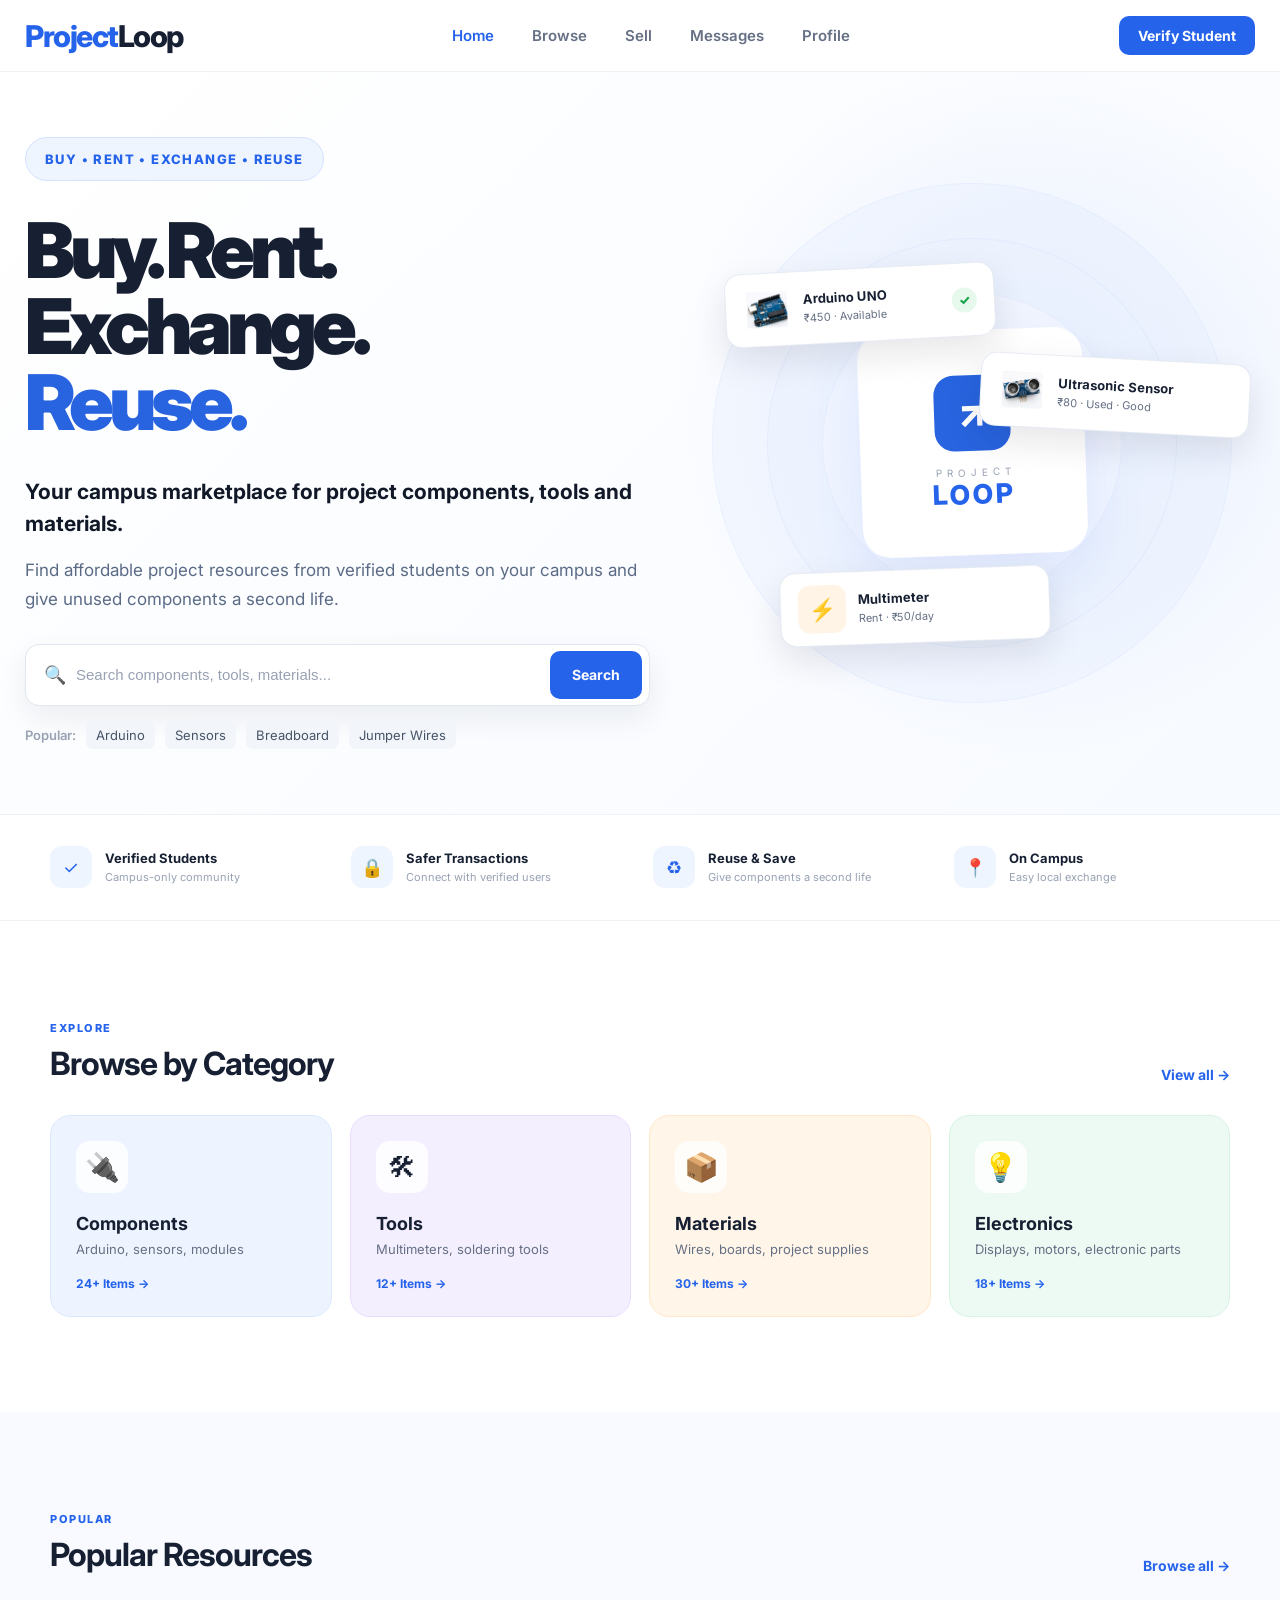
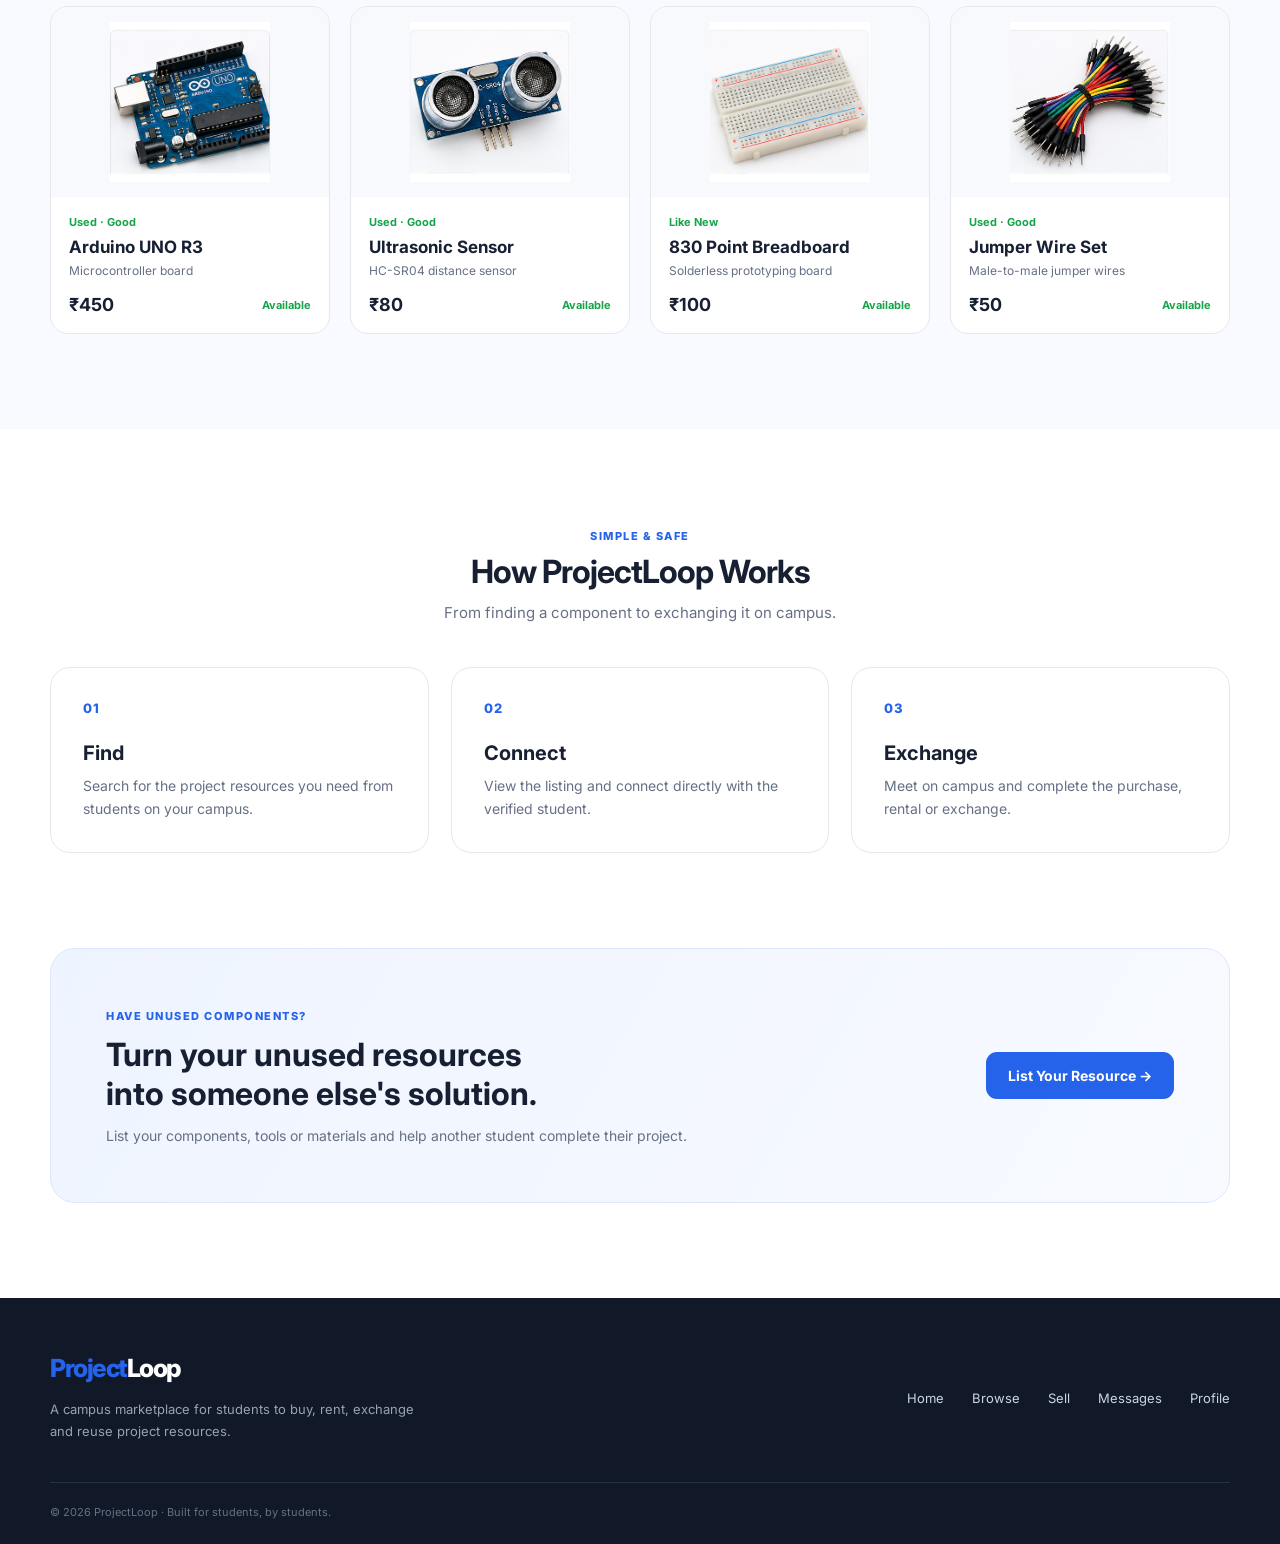
<file: index.html>
<!DOCTYPE html>
<html lang="en">

<head>
    <meta charset="UTF-8">
    <meta name="viewport" content="width=device-width, initial-scale=1.0">

    <title>ProjectLoop | Campus Marketplace</title>

    <link rel="stylesheet" href="css/style.css">
</head>

<body>

<!-- =========================
     NAVBAR
========================= -->

<header class="navbar">

    <div class="nav-container">

        <a href="index.html" class="logo">
            <span>Project</span>Loop
        </a>

        <nav class="nav-links">

            <a href="index.html" class="active">
                Home
            </a>

            <a href="browse.html">
                Browse
            </a>

            <a href="sell.html">
                Sell
            </a>

            <a href="chat.html">
                Messages
            </a>

            <a href="profile.html">
                Profile
            </a>

        </nav>

        <a href="verification.html" class="nav-button">
            Verify Student
        </a>

    </div>

</header>


<!-- =========================
     HERO
========================= -->

<main>

<section class="hero">

    <div class="hero-container">


        <!-- LEFT SIDE -->

        <div class="hero-content">

            <div class="hero-badge">
                BUY • RENT • EXCHANGE • REUSE
            </div>


            <h1>
                Buy. Rent.<br>
                Exchange.<br>
                <span>Reuse.</span>
            </h1>


            <h2>
                Your campus marketplace for project components,
                tools and materials.
            </h2>


            <p>
                Find affordable project resources from verified students
                on your campus and give unused components a second life.
            </p>


            <!-- SEARCH -->

            <div class="hero-search">

                <span class="search-icon">
                    🔍
                </span>

                <input
                    type="text"
                    placeholder="Search components, tools, materials..."
                    id="homeSearch"
                >

                <a href="browse.html">
                    Search
                </a>

            </div>


            <!-- QUICK SEARCH -->

            <div class="quick-search">

                <span>
                    Popular:
                </span>

                <a href="browse.html">
                    Arduino
                </a>

                <a href="browse.html">
                    Sensors
                </a>

                <a href="browse.html">
                    Breadboard
                </a>

                <a href="browse.html">
                    Jumper Wires
                </a>

            </div>

        </div>



        <!-- RIGHT SIDE -->

        <div class="hero-visual">


            <!-- BACKGROUND CIRCLES -->

            <div class="circle circle-one"></div>

            <div class="circle circle-two"></div>

            <div class="circle circle-three"></div>



            <!-- CENTER PROJECTLOOP CARD -->

            <div class="projectloop-card">

                <div class="projectloop-icon">
                    <span>↗</span>
                </div>

                <div class="projectloop-small">
                    PROJECT
                </div>

                <div class="projectloop-name">
                    LOOP
                </div>

            </div>



            <!-- ARDUINO FLOATING CARD -->

            <div class="floating-card floating-arduino">

                <div class="floating-image">

                    <img
                        src="images/arduino-uno.jpg"
                        alt="Arduino UNO R3"
                    >

                </div>

                <div class="floating-info">

                    <strong>
                        Arduino UNO
                    </strong>

                    <small>
                        ₹450 · Available
                    </small>

                </div>

                <div class="floating-check">
                    ✓
                </div>

            </div>



            <!-- ULTRASONIC FLOATING CARD -->

            <div class="floating-card floating-ultrasonic">

                <div class="floating-image">

                    <img
                        src="images/ultrasonic-sensor.jpg"
                        alt="Ultrasonic Sensor"
                    >

                </div>

                <div class="floating-info">

                    <strong>
                        Ultrasonic Sensor
                    </strong>

                    <small>
                        ₹80 · Used · Good
                    </small>

                </div>

            </div>



            <!-- MULTIMETER FLOATING CARD -->

            <div class="floating-card floating-multimeter">

                <div class="floating-image multimeter-placeholder">

                    <span>
                        ⚡
                    </span>

                </div>

                <div class="floating-info">

                    <strong>
                        Multimeter
                    </strong>

                    <small>
                        Rent · ₹50/day
                    </small>

                </div>

            </div>


        </div>

    </div>

</section>



<!-- =========================
     TRUST BAR
========================= -->

<section class="trust-section">

    <div class="trust-container">


        <div class="trust-item">

            <div class="trust-icon">
                ✓
            </div>

            <div>

                <strong>
                    Verified Students
                </strong>

                <span>
                    Campus-only community
                </span>

            </div>

        </div>



        <div class="trust-item">

            <div class="trust-icon">
                🔒
            </div>

            <div>

                <strong>
                    Safer Transactions
                </strong>

                <span>
                    Connect with verified users
                </span>

            </div>

        </div>



        <div class="trust-item">

            <div class="trust-icon">
                ♻
            </div>

            <div>

                <strong>
                    Reuse & Save
                </strong>

                <span>
                    Give components a second life
                </span>

            </div>

        </div>



        <div class="trust-item">

            <div class="trust-icon">
                📍
            </div>

            <div>

                <strong>
                    On Campus
                </strong>

                <span>
                    Easy local exchange
                </span>

            </div>

        </div>

    </div>

</section>



<!-- =========================
     CATEGORIES
========================= -->

<section class="categories-section">

    <div class="section-container">


        <div class="section-heading">

            <div>

                <span>
                    EXPLORE
                </span>

                <h2>
                    Browse by Category
                </h2>

            </div>

            <a href="browse.html">
                View all →
            </a>

        </div>



        <div class="category-grid">


            <!-- COMPONENTS -->

            <a href="browse.html" class="category-card category-blue">

                <div class="category-icon">
                    🔌
                </div>

                <div>

                    <h3>
                        Components
                    </h3>

                    <p>
                        Arduino, sensors, modules
                    </p>

                    <span>
                        24+ Items →
                    </span>

                </div>

            </a>



            <!-- TOOLS -->

            <a href="browse.html" class="category-card category-purple">

                <div class="category-icon">
                    🛠
                </div>

                <div>

                    <h3>
                        Tools
                    </h3>

                    <p>
                        Multimeters, soldering tools
                    </p>

                    <span>
                        12+ Items →
                    </span>

                </div>

            </a>



            <!-- MATERIALS -->

            <a href="browse.html" class="category-card category-orange">

                <div class="category-icon">
                    📦
                </div>

                <div>

                    <h3>
                        Materials
                    </h3>

                    <p>
                        Wires, boards, project supplies
                    </p>

                    <span>
                        30+ Items →
                    </span>

                </div>

            </a>



            <!-- ELECTRONICS -->

            <a href="browse.html" class="category-card category-green">

                <div class="category-icon">
                    💡
                </div>

                <div>

                    <h3>
                        Electronics
                    </h3>

                    <p>
                        Displays, motors, electronic parts
                    </p>

                    <span>
                        18+ Items →
                    </span>

                </div>

            </a>


        </div>

    </div>

</section>



<!-- =========================
     POPULAR RESOURCES
========================= -->

<section class="resources-section">

    <div class="section-container">


        <div class="section-heading">

            <div>

                <span>
                    POPULAR
                </span>

                <h2>
                    Popular Resources
                </h2>

            </div>

            <a href="browse.html">
                Browse all →
            </a>

        </div>



        <div class="resource-grid">


            <!-- ARDUINO -->

            <div class="resource-card">

                <div class="resource-image">

                    <img
                        src="images/arduino-uno.jpg"
                        alt="Arduino UNO R3"
                    >

                </div>


                <div class="resource-content">

                    <div class="resource-condition">
                        Used · Good
                    </div>

                    <h3>
                        Arduino UNO R3
                    </h3>

                    <p>
                        Microcontroller board
                    </p>

                    <div class="resource-footer">

                        <strong>
                            ₹450
                        </strong>

                        <span>
                            Available
                        </span>

                    </div>

                </div>

            </div>



            <!-- ULTRASONIC -->

            <div class="resource-card">

                <div class="resource-image">

                    <img
                        src="images/ultrasonic-sensor.jpg"
                        alt="Ultrasonic Sensor"
                    >

                </div>


                <div class="resource-content">

                    <div class="resource-condition">
                        Used · Good
                    </div>

                    <h3>
                        Ultrasonic Sensor
                    </h3>

                    <p>
                        HC-SR04 distance sensor
                    </p>

                    <div class="resource-footer">

                        <strong>
                            ₹80
                        </strong>

                        <span>
                            Available
                        </span>

                    </div>

                </div>

            </div>



            <!-- BREADBOARD -->

            <div class="resource-card">

                <div class="resource-image">

                    <img
                        src="images/breadboard.jpg"
                        alt="Breadboard"
                    >

                </div>


                <div class="resource-content">

                    <div class="resource-condition">
                        Like New
                    </div>

                    <h3>
                        830 Point Breadboard
                    </h3>

                    <p>
                        Solderless prototyping board
                    </p>

                    <div class="resource-footer">

                        <strong>
                            ₹100
                        </strong>

                        <span>
                            Available
                        </span>

                    </div>

                </div>

            </div>



            <!-- JUMPER WIRES -->

            <div class="resource-card">

                <div class="resource-image">

                    <img
                        src="images/jumper-wires.jpg"
                        alt="Jumper Wires"
                    >

                </div>


                <div class="resource-content">

                    <div class="resource-condition">
                        Used · Good
                    </div>

                    <h3>
                        Jumper Wire Set
                    </h3>

                    <p>
                        Male-to-male jumper wires
                    </p>

                    <div class="resource-footer">

                        <strong>
                            ₹50
                        </strong>

                        <span>
                            Available
                        </span>

                    </div>

                </div>

            </div>


        </div>

    </div>

</section>



<!-- =========================
     HOW IT WORKS
========================= -->

<section class="how-section">

    <div class="section-container">


        <div class="center-heading">

            <span>
                SIMPLE & SAFE
            </span>

            <h2>
                How ProjectLoop Works
            </h2>

            <p>
                From finding a component to exchanging it on campus.
            </p>

        </div>



        <div class="steps-grid">


            <div class="step-card">

                <div class="step-number">
                    01
                </div>

                <h3>
                    Find
                </h3>

                <p>
                    Search for the project resources you need from students on your campus.
                </p>

            </div>



            <div class="step-card">

                <div class="step-number">
                    02
                </div>

                <h3>
                    Connect
                </h3>

                <p>
                    View the listing and connect directly with the verified student.
                </p>

            </div>



            <div class="step-card">

                <div class="step-number">
                    03
                </div>

                <h3>
                    Exchange
                </h3>

                <p>
                    Meet on campus and complete the purchase, rental or exchange.
                </p>

            </div>


        </div>

    </div>

</section>



<!-- =========================
     SELL CTA
========================= -->

<section class="sell-section">

    <div class="sell-container">


        <div>

            <span>
                HAVE UNUSED COMPONENTS?
            </span>

            <h2>
                Turn your unused resources<br>
                into someone else's solution.
            </h2>

            <p>
                List your components, tools or materials and help another student complete their project.
            </p>

        </div>


        <a href="sell.html" class="sell-button">
            List Your Resource →
        </a>


    </div>

</section>



<!-- =========================
     FOOTER
========================= -->

<footer class="footer">

    <div class="footer-container">


        <div class="footer-brand">

            <div class="logo">
                <span>Project</span>Loop
            </div>

            <p>
                A campus marketplace for students
                to buy, rent, exchange and reuse
                project resources.
            </p>

        </div>


        <div class="footer-links">

            <a href="index.html">
                Home
            </a>

            <a href="browse.html">
                Browse
            </a>

            <a href="sell.html">
                Sell
            </a>

            <a href="chat.html">
                Messages
            </a>

            <a href="profile.html">
                Profile
            </a>

        </div>


    </div>


    <div class="footer-bottom">

        © 2026 ProjectLoop · Built for students, by students.

    </div>

</footer>


</main>


<script src="js/script.js"></script>

</body>

</html>
</file>
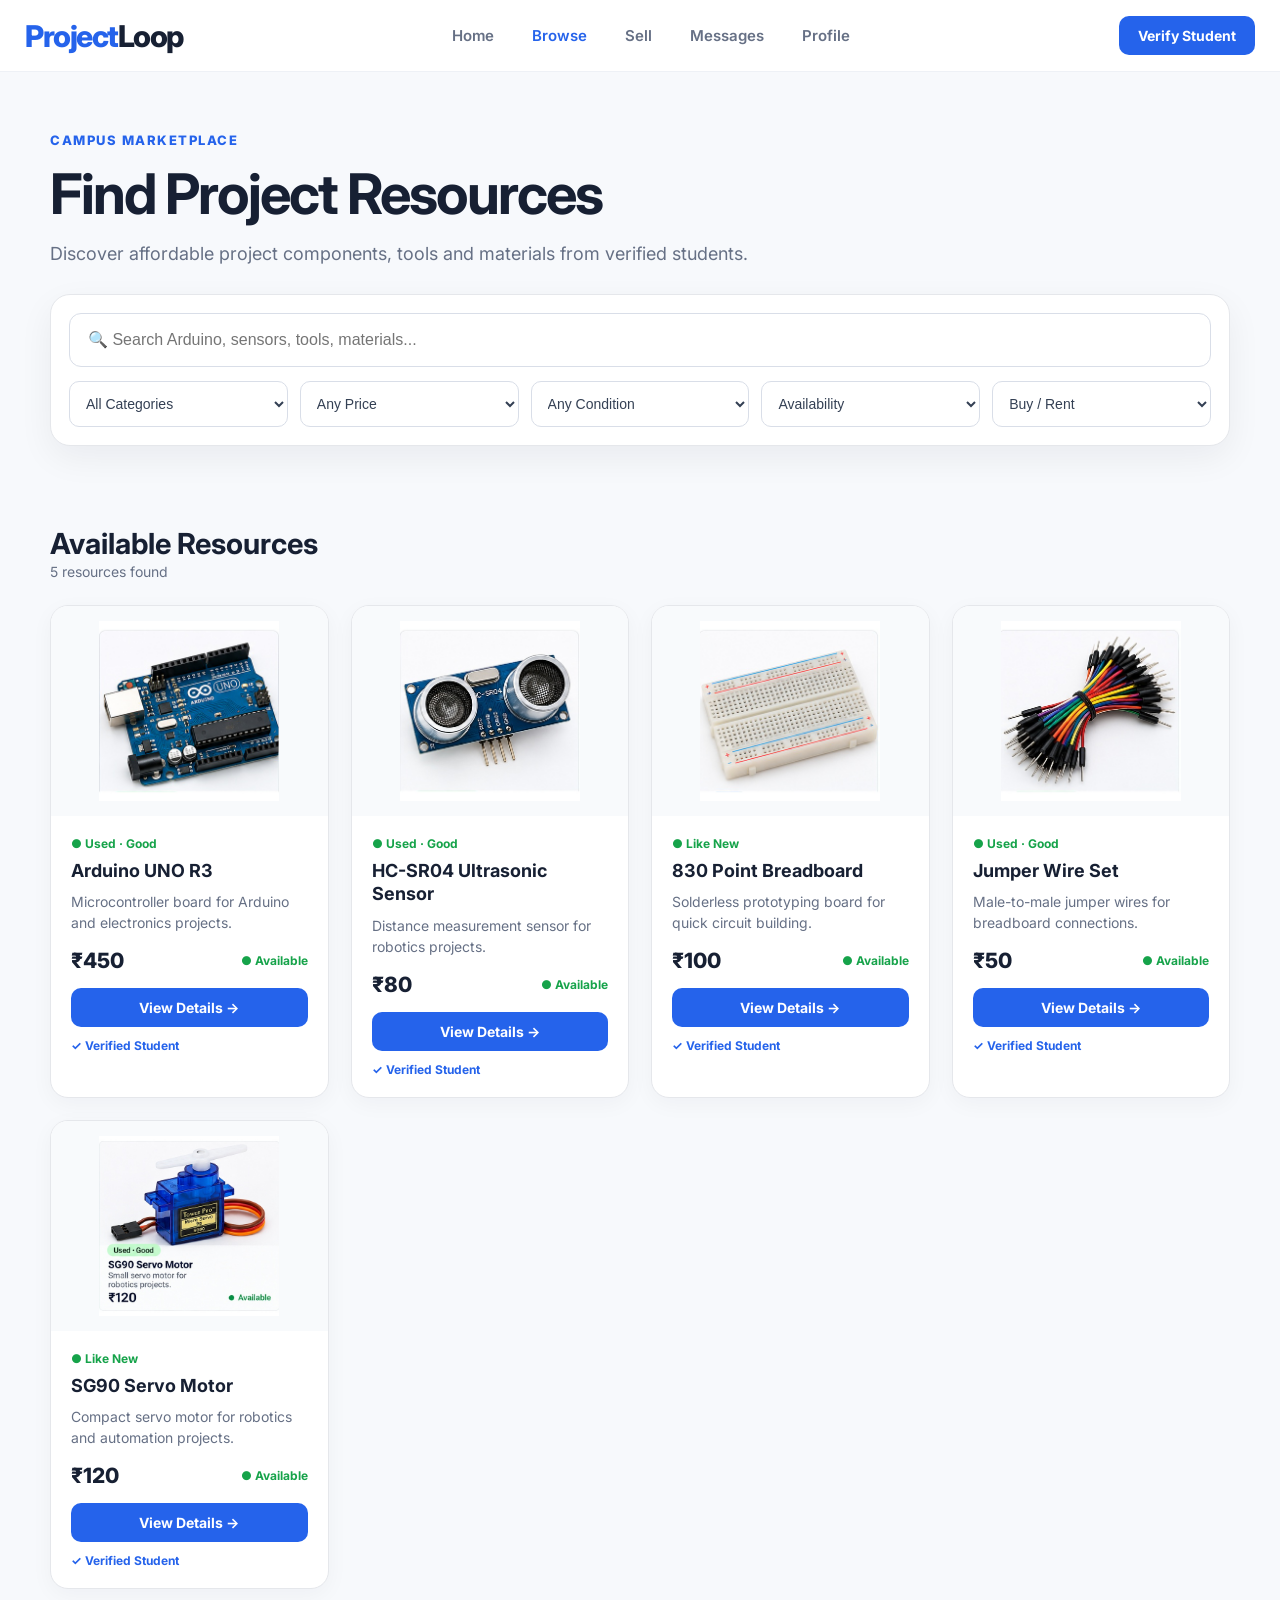
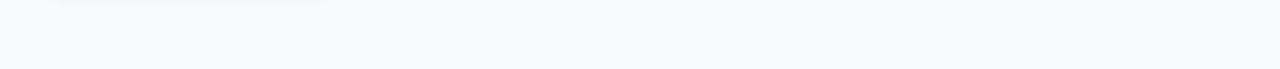
<file: browse.html>
<!DOCTYPE html>
<html lang="en">

<head>
    <meta charset="UTF-8">
    <meta name="viewport" content="width=device-width, initial-scale=1.0">

    <title>Browse Resources | ProjectLoop</title>

    <link rel="stylesheet" href="css/style.css">

    <style>

        /* =========================
           BROWSE PAGE
        ========================= */

        .browse-page {
            min-height: 100vh;
            background: #f7f9fc;
            padding: 60px 0 80px;
        }

        .browse-container {
            width: min(1180px, calc(100% - 40px));
            margin: auto;
        }


        /* =========================
           HERO
        ========================= */

        .browse-hero {
            padding-bottom: 30px;
        }

        .browse-label {
            color: #2563eb;
            font-size: 13px;
            font-weight: 800;
            letter-spacing: 1.5px;
            margin-bottom: 12px;
        }

        .browse-hero h1 {
            margin: 0;
            color: #172033;
            font-size: clamp(38px, 5vw, 56px);
            letter-spacing: -2px;
        }

        .browse-hero p {
            color: #667085;
            font-size: 18px;
            margin-top: 15px;
        }


        /* =========================
           SEARCH BOX
        ========================= */

        .browse-search-area {
            background: white;
            padding: 18px;
            border-radius: 20px;
            margin-top: 30px;
            border: 1px solid #e5e7eb;
            box-shadow: 0 12px 35px rgba(15, 23, 42, 0.06);
        }

        .browse-search {
            width: 100%;
            height: 54px;
            box-sizing: border-box;

            border: 1px solid #d9dee8;
            border-radius: 12px;

            padding: 0 18px;

            font-size: 16px;
            outline: none;
        }

        .browse-search:focus {
            border-color: #2563eb;
            box-shadow: 0 0 0 3px rgba(37, 99, 235, 0.10);
        }


        /* =========================
           FILTERS
        ========================= */

        .browse-filters {
            display: grid;
            grid-template-columns: repeat(5, 1fr);
            gap: 12px;
            margin-top: 14px;
        }

        .browse-filters select {
            height: 46px;

            border: 1px solid #d9dee8;
            border-radius: 10px;

            background: white;

            padding: 0 12px;

            color: #344054;
            font-size: 14px;

            outline: none;
        }

        .browse-filters select:focus {
            border-color: #2563eb;
        }


        /* =========================
           RESULTS
        ========================= */

        .results-header {
            display: flex;
            justify-content: space-between;
            align-items: end;

            margin: 50px 0 24px;
        }

        .results-header h2 {
            margin: 0;
            color: #172033;
            font-size: 29px;
        }

        .results-count {
            color: #667085;
            font-size: 14px;
        }


        /* =========================
           PRODUCT GRID
        ========================= */

        .browse-grid {
            display: grid;
            grid-template-columns: repeat(4, 1fr);
            gap: 22px;
        }


        /* =========================
           PRODUCT CARD
        ========================= */

        .browse-card {
            background: white;

            border: 1px solid #e5e7eb;
            border-radius: 18px;

            overflow: hidden;

            box-shadow: 0 6px 22px rgba(15, 23, 42, 0.04);

            transition: 0.25s ease;
        }

        .browse-card:hover {
            transform: translateY(-6px);

            box-shadow: 0 18px 40px rgba(15, 23, 42, 0.10);

            border-color: #d4defa;
        }


        /* =========================
           PRODUCT IMAGE
        ========================= */

        .product-image {
            width: 100%;
            height: 210px;

            background: #f8fafc;

            display: flex;
            justify-content: center;
            align-items: center;

            overflow: hidden;
        }

        .product-image img {
            width: 100%;
            height: 100%;

            object-fit: contain;

            padding: 15px;
            box-sizing: border-box;

            transition: 0.3s ease;
        }

        .browse-card:hover .product-image img {
            transform: scale(1.07);
        }


        /* =========================
           PRODUCT CONTENT
        ========================= */

        .product-content {
            padding: 20px;
        }

        .product-condition {
            color: #16a34a;

            font-size: 12px;
            font-weight: 700;

            margin-bottom: 8px;
        }

        .product-content h3 {
            margin: 0;

            color: #172033;

            font-size: 18px;
            line-height: 1.3;
        }

        .product-description {
            color: #667085;

            font-size: 14px;
            line-height: 1.5;

            min-height: 42px;

            margin: 9px 0 15px;
        }


        /* =========================
           PRICE
        ========================= */

        .product-bottom {
            display: flex;
            justify-content: space-between;
            align-items: center;
        }

        .product-price {
            color: #172033;

            font-size: 21px;
            font-weight: 800;
        }

        .availability {
            color: #16a34a;

            font-size: 12px;
            font-weight: 700;
        }


        /* =========================
           BUTTON
        ========================= */

        .view-button {
            display: block;

            margin-top: 15px;

            text-align: center;
            text-decoration: none;

            background: #2563eb;
            color: white;

            padding: 11px;

            border-radius: 10px;

            font-size: 14px;
            font-weight: 700;

            transition: 0.2s;
        }

        .view-button:hover {
            background: #1d4ed8;
        }


        /* =========================
           VERIFIED
        ========================= */

        .verified {
            margin-top: 11px;

            color: #2563eb;

            font-size: 12px;
            font-weight: 700;
        }


        /* =========================
           RESPONSIVE
        ========================= */

        @media (max-width: 1050px) {

            .browse-grid {
                grid-template-columns: repeat(3, 1fr);
            }

            .browse-filters {
                grid-template-columns: repeat(3, 1fr);
            }

        }


        @media (max-width: 750px) {

            .browse-container {
                width: calc(100% - 24px);
            }

            .browse-grid {
                grid-template-columns: repeat(2, 1fr);
            }

            .browse-filters {
                grid-template-columns: repeat(2, 1fr);
            }

            .results-header {
                display: block;
            }

            .results-count {
                display: block;
                margin-top: 7px;
            }

        }


        @media (max-width: 520px) {

            .browse-grid {
                grid-template-columns: 1fr;
            }

            .browse-filters {
                grid-template-columns: 1fr;
            }

            .browse-hero h1 {
                font-size: 38px;
            }

        }

    </style>

</head>


<body>


<!-- =========================
     NAVBAR
========================= -->

<header class="navbar">

    <div class="nav-container">

        <a href="index.html" class="logo">
            <span>Project</span>Loop
        </a>


        <nav class="nav-links">

            <a href="index.html">
                Home
            </a>

            <a href="browse.html" class="active">
                Browse
            </a>

            <a href="sell.html">
                Sell
            </a>

            <a href="chat.html">
                Messages
            </a>

            <a href="profile.html">
                Profile
            </a>

        </nav>


        <a href="verification.html" class="nav-button">
            Verify Student
        </a>

    </div>

</header>



<!-- =========================
     MAIN
========================= -->

<main class="browse-page">

<div class="browse-container">


<!-- HERO -->

<section class="browse-hero">

    <div class="browse-label">
        CAMPUS MARKETPLACE
    </div>


    <h1>
        Find Project Resources
    </h1>


    <p>
        Discover affordable project components, tools and materials from verified students.
    </p>


    <!-- SEARCH -->

    <div class="browse-search-area">

        <input
            type="text"
            id="browseSearch"
            class="browse-search"
            placeholder="🔍 Search Arduino, sensors, tools, materials..."
        >


        <!-- FILTERS -->

        <div class="browse-filters">

            <select>

                <option>
                    All Categories
                </option>

                <option>
                    Components
                </option>

                <option>
                    Tools
                </option>

                <option>
                    Materials
                </option>

                <option>
                    Electronics
                </option>

            </select>


            <select>

                <option>
                    Any Price
                </option>

                <option>
                    Under ₹100
                </option>

                <option>
                    ₹100 - ₹500
                </option>

                <option>
                    ₹500+
                </option>

            </select>


            <select>

                <option>
                    Any Condition
                </option>

                <option>
                    New
                </option>

                <option>
                    Like New
                </option>

                <option>
                    Good
                </option>

            </select>


            <select>

                <option>
                    Availability
                </option>

                <option>
                    Available
                </option>

                <option>
                    Rented
                </option>

            </select>


            <select>

                <option>
                    Buy / Rent
                </option>

                <option>
                    Buy
                </option>

                <option>
                    Rent
                </option>

                <option>
                    Exchange
                </option>

            </select>

        </div>

    </div>

</section>



<!-- RESULTS -->

<section>


<div class="results-header">

    <div>

        <h2>
            Available Resources
        </h2>

        <span class="results-count">
            5 resources found
        </span>

    </div>

</div>



<!-- =========================
     PRODUCT GRID
========================= -->

<div class="browse-grid">



<!-- PRODUCT 1 -->

<div class="browse-card">

    <div class="product-image">

        <img
            src="images/arduino-uno.jpg"
            alt="Arduino UNO R3"
        >

    </div>


    <div class="product-content">

        <div class="product-condition">
            ● Used · Good
        </div>


        <h3>
            Arduino UNO R3
        </h3>


        <p class="product-description">
            Microcontroller board for Arduino and electronics projects.
        </p>


        <div class="product-bottom">

            <span class="product-price">
                ₹450
            </span>

            <span class="availability">
                ● Available
            </span>

        </div>


        <a href="item.html" class="view-button">
            View Details →
        </a>


        <div class="verified">
            ✓ Verified Student
        </div>

    </div>

</div>



<!-- PRODUCT 2 -->

<div class="browse-card">

    <div class="product-image">

        <img
            src="images/ultrasonic-sensor.jpg"
            alt="HC-SR04 Ultrasonic Sensor"
        >

    </div>


    <div class="product-content">

        <div class="product-condition">
            ● Used · Good
        </div>


        <h3>
            HC-SR04 Ultrasonic Sensor
        </h3>


        <p class="product-description">
            Distance measurement sensor for robotics projects.
        </p>


        <div class="product-bottom">

            <span class="product-price">
                ₹80
            </span>

            <span class="availability">
                ● Available
            </span>

        </div>


        <a href="item.html" class="view-button">
            View Details →
        </a>


        <div class="verified">
            ✓ Verified Student
        </div>

    </div>

</div>



<!-- PRODUCT 3 -->

<div class="browse-card">

    <div class="product-image">

        <img
            src="images/breadboard.jpg"
            alt="830 Point Breadboard"
        >

    </div>


    <div class="product-content">

        <div class="product-condition">
            ● Like New
        </div>


        <h3>
            830 Point Breadboard
        </h3>


        <p class="product-description">
            Solderless prototyping board for quick circuit building.
        </p>


        <div class="product-bottom">

            <span class="product-price">
                ₹100
            </span>

            <span class="availability">
                ● Available
            </span>

        </div>


        <a href="item.html" class="view-button">
            View Details →
        </a>


        <div class="verified">
            ✓ Verified Student
        </div>

    </div>

</div>



<!-- PRODUCT 4 -->

<div class="browse-card">

    <div class="product-image">

        <img
            src="images/jumper-wires.jpg"
            alt="Jumper Wires"
        >

    </div>


    <div class="product-content">

        <div class="product-condition">
            ● Used · Good
        </div>


        <h3>
            Jumper Wire Set
        </h3>


        <p class="product-description">
            Male-to-male jumper wires for breadboard connections.
        </p>


        <div class="product-bottom">

            <span class="product-price">
                ₹50
            </span>

            <span class="availability">
                ● Available
            </span>

        </div>


        <a href="item.html" class="view-button">
            View Details →
        </a>


        <div class="verified">
            ✓ Verified Student
        </div>

    </div>

</div>



<!-- PRODUCT 5 -->

<div class="browse-card">

    <div class="product-image">

        <img
            src="images/servo-motor.jpg"
            alt="SG90 Servo Motor"
        >

    </div>


    <div class="product-content">

        <div class="product-condition">
            ● Like New
        </div>


        <h3>
            SG90 Servo Motor
        </h3>


        <p class="product-description">
            Compact servo motor for robotics and automation projects.
        </p>


        <div class="product-bottom">

            <span class="product-price">
                ₹120
            </span>

            <span class="availability">
                ● Available
            </span>

        </div>


        <a href="item.html" class="view-button">
            View Details →
        </a>


        <div class="verified">
            ✓ Verified Student
        </div>

    </div>

</div>



</div>

</section>


</div>

</main>



<script src="js/script.js"></script>

</body>

</html>
</file>
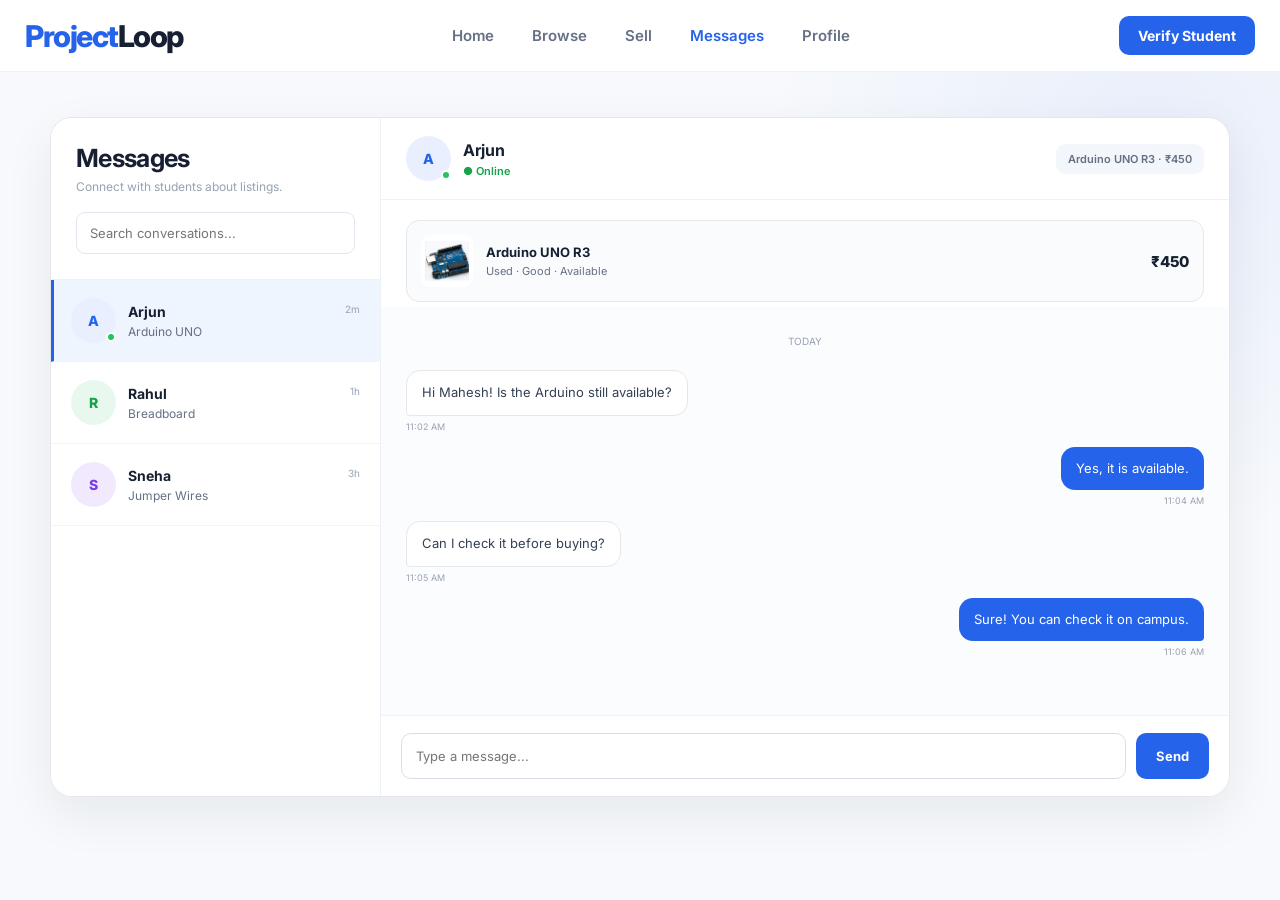
<file: chat.html>
<!DOCTYPE html>
<html lang="en">

<head>

    <meta charset="UTF-8">

    <meta name="viewport" content="width=device-width, initial-scale=1.0">

    <title>Messages | ProjectLoop</title>

    <link rel="stylesheet" href="css/style.css">

    <style>

        /* =========================
           CHAT PAGE
        ========================= */

        .chat-page {
            min-height: calc(100vh - 72px);

            background:
                radial-gradient(
                    circle at 90% 10%,
                    rgba(37, 99, 235, 0.07),
                    transparent 28%
                ),
                #f7f9fc;

            padding: 45px 0;
        }


        .chat-container {

            width: min(1180px, calc(100% - 40px));

            height: 680px;

            margin: auto;

            background: white;

            border: 1px solid #e5e7eb;

            border-radius: 22px;

            overflow: hidden;

            display: grid;

            grid-template-columns: 330px 1fr;

            box-shadow:
                0 18px 50px rgba(15, 23, 42, 0.07);
        }


        /* =========================
           LEFT SIDEBAR
        ========================= */

        .chat-sidebar {

            border-right: 1px solid #eef1f6;

            background: white;

            display: flex;

            flex-direction: column;
        }


        .chat-sidebar-header {

            padding: 25px;

            border-bottom: 1px solid #eef1f6;
        }


        .chat-sidebar-header h1 {

            margin: 0;

            color: #172033;

            font-size: 25px;

            letter-spacing: -0.7px;
        }


        .chat-sidebar-header p {

            margin-top: 6px;

            color: #98a2b3;

            font-size: 12px;
        }


        .chat-search {

            margin-top: 18px;

            width: 100%;

            height: 42px;

            box-sizing: border-box;

            padding: 0 13px;

            border: 1px solid #e1e6ef;

            border-radius: 9px;

            outline: none;

            font-family: inherit;

            font-size: 13px;
        }


        .chat-search:focus {

            border-color: #2563eb;

            box-shadow:
                0 0 0 3px rgba(37, 99, 235, 0.08);
        }


        /* =========================
           CONVERSATIONS
        ========================= */

        .conversation-list {

            overflow-y: auto;

            flex: 1;
        }


        .conversation {

            display: flex;

            align-items: center;

            gap: 12px;

            padding: 18px 20px;

            cursor: pointer;

            border-bottom: 1px solid #f2f4f7;

            transition: 0.2s;
        }


        .conversation:hover {

            background: #f8faff;
        }


        .conversation.active {

            background: #eff5ff;

            border-left: 3px solid #2563eb;

            padding-left: 17px;
        }


        .avatar {

            width: 45px;

            height: 45px;

            border-radius: 50%;

            background: #e9efff;

            color: #2563eb;

            display: flex;

            align-items: center;

            justify-content: center;

            font-size: 14px;

            font-weight: 800;

            flex-shrink: 0;

            position: relative;
        }


        .avatar.green {

            background: #e8f8ef;

            color: #16a34a;
        }


        .avatar.purple {

            background: #f1eaff;

            color: #7c3aed;
        }


        .online-dot {

            position: absolute;

            width: 10px;

            height: 10px;

            border-radius: 50%;

            background: #22c55e;

            border: 2px solid white;

            right: 0;

            bottom: 1px;
        }


        .conversation-info {

            min-width: 0;

            flex: 1;
        }


        .conversation-top {

            display: flex;

            justify-content: space-between;

            gap: 8px;
        }


        .conversation-name {

            color: #172033;

            font-size: 14px;

            font-weight: 700;
        }


        .conversation-time {

            color: #98a2b3;

            font-size: 10px;

            white-space: nowrap;
        }


        .conversation-item {

            margin-top: 4px;

            color: #667085;

            font-size: 12px;

            white-space: nowrap;

            overflow: hidden;

            text-overflow: ellipsis;
        }


        /* =========================
           CHAT AREA
        ========================= */

        .chat-main {

            display: flex;

            flex-direction: column;

            min-width: 0;
        }


        .chat-header {

            height: 82px;

            padding: 0 25px;

            border-bottom: 1px solid #eef1f6;

            display: flex;

            align-items: center;

            justify-content: space-between;
        }


        .chat-user {

            display: flex;

            align-items: center;

            gap: 12px;
        }


        .chat-user-info h2 {

            margin: 0;

            color: #172033;

            font-size: 16px;
        }


        .chat-user-info p {

            margin-top: 4px;

            color: #16a34a;

            font-size: 11px;

            font-weight: 600;
        }


        .chat-item-badge {

            padding: 8px 12px;

            border-radius: 9px;

            background: #f3f6fb;

            color: #667085;

            font-size: 11px;

            font-weight: 600;
        }


        /* =========================
           PRODUCT INFO
        ========================= */

        .chat-product {

            margin: 20px 25px 5px;

            padding: 14px;

            border: 1px solid #e5e7eb;

            border-radius: 13px;

            background: #fafbfc;

            display: flex;

            align-items: center;

            gap: 13px;
        }


        .chat-product-image {

            width: 52px;

            height: 52px;

            background: white;

            border-radius: 9px;

            overflow: hidden;

            flex-shrink: 0;
        }


        .chat-product-image img {

            width: 100%;

            height: 100%;

            object-fit: contain;

            padding: 4px;

            box-sizing: border-box;
        }


        .chat-product-info {

            flex: 1;
        }


        .chat-product-info strong {

            display: block;

            color: #172033;

            font-size: 13px;
        }


        .chat-product-info span {

            display: block;

            margin-top: 4px;

            color: #667085;

            font-size: 11px;
        }


        .chat-product-price {

            color: #172033;

            font-size: 15px;

            font-weight: 800;
        }


        /* =========================
           MESSAGES
        ========================= */

        .messages-area {

            flex: 1;

            padding: 25px;

            overflow-y: auto;

            background: #fbfcfe;

            display: flex;

            flex-direction: column;

            gap: 15px;
        }


        .message-date {

            text-align: center;

            color: #98a2b3;

            font-size: 10px;

            margin: 3px 0 8px;
        }


        .message-row {

            display: flex;

            max-width: 72%;
        }


        .message-row.received {

            align-self: flex-start;
        }


        .message-row.sent {

            align-self: flex-end;
        }


        .message-bubble {

            padding: 12px 15px;

            border-radius: 14px;

            font-size: 13px;

            line-height: 1.5;
        }


        .received .message-bubble {

            background: white;

            border: 1px solid #e5e7eb;

            color: #344054;

            border-bottom-left-radius: 4px;
        }


        .sent .message-bubble {

            background: #2563eb;

            color: white;

            border-bottom-right-radius: 4px;
        }


        .message-time {

            margin-top: 5px;

            font-size: 9px;

            color: #98a2b3;
        }


        .sent .message-time {

            text-align: right;
        }


        /* =========================
           MESSAGE INPUT
        ========================= */

        .message-input-area {

            padding: 17px 20px;

            border-top: 1px solid #eef1f6;

            background: white;
        }


        .message-form {

            display: flex;

            align-items: center;

            gap: 10px;
        }


        .message-form input {

            flex: 1;

            height: 46px;

            border: 1px solid #d9dee8;

            border-radius: 10px;

            padding: 0 14px;

            outline: none;

            font-family: inherit;

            font-size: 13px;
        }


        .message-form input:focus {

            border-color: #2563eb;

            box-shadow:
                0 0 0 3px rgba(37, 99, 235, 0.08);
        }


        .message-form button {

            height: 46px;

            padding: 0 20px;

            border: none;

            border-radius: 10px;

            background: #2563eb;

            color: white;

            font-family: inherit;

            font-size: 13px;

            font-weight: 700;

            cursor: pointer;

            transition: 0.2s;
        }


        .message-form button:hover {

            background: #1d4ed8;
        }


        /* =========================
           RESPONSIVE
        ========================= */

        @media (max-width: 850px) {

            .chat-container {

                grid-template-columns: 280px 1fr;
            }

        }


        @media (max-width: 700px) {

            .chat-page {

                padding: 20px 0;
            }


            .chat-container {

                width: calc(100% - 20px);

                height: 700px;

                grid-template-columns: 1fr;
            }


            .chat-sidebar {

                display: none;
            }

        }


        @media (max-width: 450px) {

            .chat-header {

                padding: 0 15px;
            }


            .chat-item-badge {

                display: none;
            }


            .messages-area {

                padding: 18px;
            }


            .chat-product {

                margin-left: 18px;

                margin-right: 18px;
            }

        }

    </style>

</head>


<body>


<!-- =========================
     NAVBAR
========================= -->

<header class="navbar">

    <div class="nav-container">

        <a href="index.html" class="logo">
            <span>Project</span>Loop
        </a>


        <nav class="nav-links">

            <a href="index.html">
                Home
            </a>

            <a href="browse.html">
                Browse
            </a>

            <a href="sell.html">
                Sell
            </a>

            <a href="chat.html" class="active">
                Messages
            </a>

            <a href="profile.html">
                Profile
            </a>

        </nav>


        <a href="verification.html" class="nav-button">
            Verify Student
        </a>

    </div>

</header>



<!-- =========================
     CHAT PAGE
========================= -->

<main class="chat-page">

    <div class="chat-container">


        <!-- =====================
             SIDEBAR
        ====================== -->

        <aside class="chat-sidebar">


            <div class="chat-sidebar-header">

                <h1>
                    Messages
                </h1>

                <p>
                    Connect with students about listings.
                </p>


                <input
                    type="text"
                    class="chat-search"
                    placeholder="Search conversations..."
                >

            </div>



            <div class="conversation-list">


                <!-- ARJUN -->

                <div class="conversation active">

                    <div class="avatar">

                        A

                        <span class="online-dot"></span>

                    </div>


                    <div class="conversation-info">

                        <div class="conversation-top">

                            <span class="conversation-name">
                                Arjun
                            </span>

                            <span class="conversation-time">
                                2m
                            </span>

                        </div>


                        <div class="conversation-item">
                            Arduino UNO
                        </div>

                    </div>

                </div>



                <!-- RAHUL -->

                <div class="conversation">

                    <div class="avatar green">
                        R
                    </div>


                    <div class="conversation-info">

                        <div class="conversation-top">

                            <span class="conversation-name">
                                Rahul
                            </span>

                            <span class="conversation-time">
                                1h
                            </span>

                        </div>


                        <div class="conversation-item">
                            Breadboard
                        </div>

                    </div>

                </div>



                <!-- SNEHA -->

                <div class="conversation">

                    <div class="avatar purple">
                        S
                    </div>


                    <div class="conversation-info">

                        <div class="conversation-top">

                            <span class="conversation-name">
                                Sneha
                            </span>

                            <span class="conversation-time">
                                3h
                            </span>

                        </div>


                        <div class="conversation-item">
                            Jumper Wires
                        </div>

                    </div>

                </div>


            </div>

        </aside>



        <!-- =====================
             MAIN CHAT
        ====================== -->

        <section class="chat-main">


            <!-- HEADER -->

            <div class="chat-header">


                <div class="chat-user">

                    <div class="avatar">

                        A

                        <span class="online-dot"></span>

                    </div>


                    <div class="chat-user-info">

                        <h2>
                            Arjun
                        </h2>

                        <p>
                            ● Online
                        </p>

                    </div>

                </div>


                <div class="chat-item-badge">

                    Arduino UNO R3 · ₹450

                </div>

            </div>



            <!-- PRODUCT -->

            <div class="chat-product">


                <div class="chat-product-image">

                    <img
                        src="images/arduino-uno.jpg"
                        alt="Arduino UNO R3"
                    >

                </div>


                <div class="chat-product-info">

                    <strong>
                        Arduino UNO R3
                    </strong>

                    <span>
                        Used · Good · Available
                    </span>

                </div>


                <div class="chat-product-price">
                    ₹450
                </div>

            </div>



            <!-- MESSAGES -->

            <div class="messages-area" id="messagesArea">


                <div class="message-date">
                    TODAY
                </div>


                <!-- RECEIVED -->

                <div class="message-row received">

                    <div>

                        <div class="message-bubble">

                            Hi Mahesh! Is the Arduino still available?

                        </div>

                        <div class="message-time">
                            11:02 AM
                        </div>

                    </div>

                </div>



                <!-- SENT -->

                <div class="message-row sent">

                    <div>

                        <div class="message-bubble">

                            Yes, it is available.

                        </div>

                        <div class="message-time">
                            11:04 AM
                        </div>

                    </div>

                </div>



                <!-- RECEIVED -->

                <div class="message-row received">

                    <div>

                        <div class="message-bubble">

                            Can I check it before buying?

                        </div>

                        <div class="message-time">
                            11:05 AM
                        </div>

                    </div>

                </div>



                <!-- SENT -->

                <div class="message-row sent">

                    <div>

                        <div class="message-bubble">

                            Sure! You can check it on campus.

                        </div>

                        <div class="message-time">
                            11:06 AM
                        </div>

                    </div>

                </div>


            </div>



            <!-- INPUT -->

            <div class="message-input-area">

                <form
                    class="message-form"
                    id="chatForm"
                >

                    <input
                        type="text"
                        id="messageInput"
                        placeholder="Type a message..."
                        autocomplete="off"
                    >

                    <button type="submit">
                        Send
                    </button>

                </form>

            </div>


        </section>

    </div>

</main>



<script>

    /* =========================
       SEND MESSAGE
    ========================= */

    const chatForm = document.getElementById("chatForm");

    const messageInput =
        document.getElementById("messageInput");

    const messagesArea =
        document.getElementById("messagesArea");


    chatForm.addEventListener("submit", function(event) {

        event.preventDefault();


        const message =
            messageInput.value.trim();


        if (message === "") {
            return;
        }


        const row =
            document.createElement("div");

        row.className =
            "message-row sent";


        const currentTime =
            new Date().toLocaleTimeString(
                [],
                {
                    hour: "2-digit",
                    minute: "2-digit"
                }
            );


        row.innerHTML = `

            <div>

                <div class="message-bubble">
                    ${message}
                </div>

                <div class="message-time">
                    ${currentTime}
                </div>

            </div>

        `;


        messagesArea.appendChild(row);


        messageInput.value = "";


        messagesArea.scrollTop =
            messagesArea.scrollHeight;

    });


    /* =========================
       CONVERSATION SELECTION
    ========================= */

    const conversations =
        document.querySelectorAll(".conversation");


    conversations.forEach(function(conversation) {

        conversation.addEventListener("click", function() {

            conversations.forEach(function(item) {

                item.classList.remove("active");

            });


            conversation.classList.add("active");

        });

    });

</script>


</body>

</html>
</file>
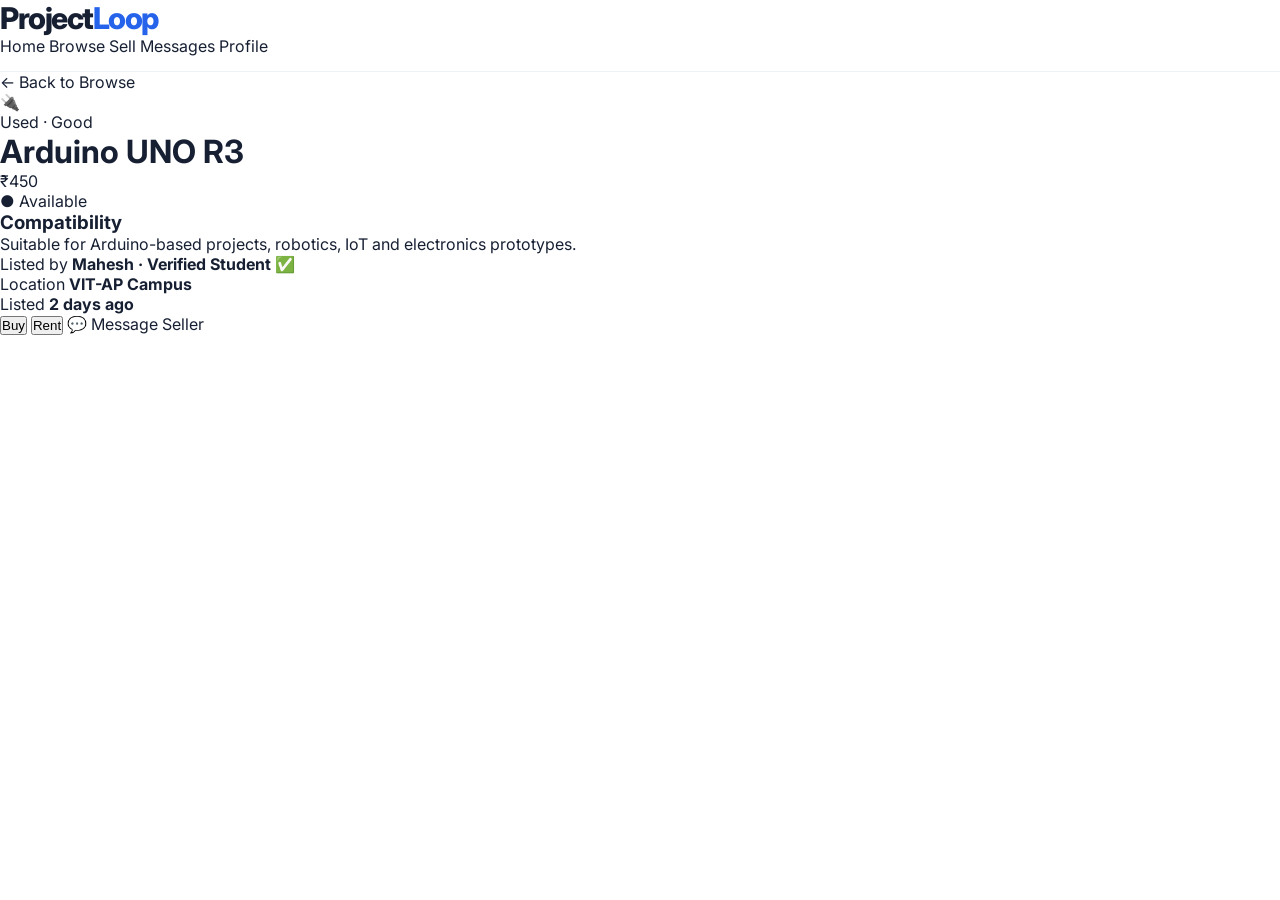
<file: item.html>
<!DOCTYPE html>
<html lang="en">
<head>
    <meta charset="UTF-8">
    <meta name="viewport" content="width=device-width, initial-scale=1.0">
    <title>Arduino UNO R3 | ProjectLoop</title>
    <link rel="stylesheet" href="css/style.css">
</head>

<body>

<header class="navbar">
    <a href="index.html" class="logo">Project<span>Loop</span></a>

    <nav>
        <a href="index.html">Home</a>
        <a href="browse.html">Browse</a>
        <a href="sell.html">Sell</a>
        <a href="chat.html">Messages</a>
        <a href="profile.html">Profile</a>
    </nav>
</header>


<main class="item-page">

    <a href="browse.html" class="back-link">← Back to Browse</a>


    <div class="item-container">

        <div class="item-large-image">
            🔌
        </div>


        <div class="item-details">

            <span class="condition">Used · Good</span>

            <h1>Arduino UNO R3</h1>

            <div class="item-price">
                ₹450
            </div>

            <div class="availability">
                ● Available
            </div>


            <div class="detail-box">

                <h3>Compatibility</h3>

                <p>
                    Suitable for Arduino-based projects,
                    robotics, IoT and electronics prototypes.
                </p>

            </div>


            <div class="detail-list">

                <div>
                    <span>Listed by</span>
                    <strong>Mahesh · Verified Student ✅</strong>
                </div>

                <div>
                    <span>Location</span>
                    <strong>VIT-AP Campus</strong>
                </div>

                <div>
                    <span>Listed</span>
                    <strong>2 days ago</strong>
                </div>

            </div>


            <div class="item-buttons">

                <button class="primary-btn">
                    Buy
                </button>

                <button class="secondary-btn">
                    Rent
                </button>

                <a href="chat.html" class="message-btn">
                    💬 Message Seller
                </a>

            </div>

        </div>

    </div>

</main>


<script src="js/script.js"></script>

</body>
</html>
</file>
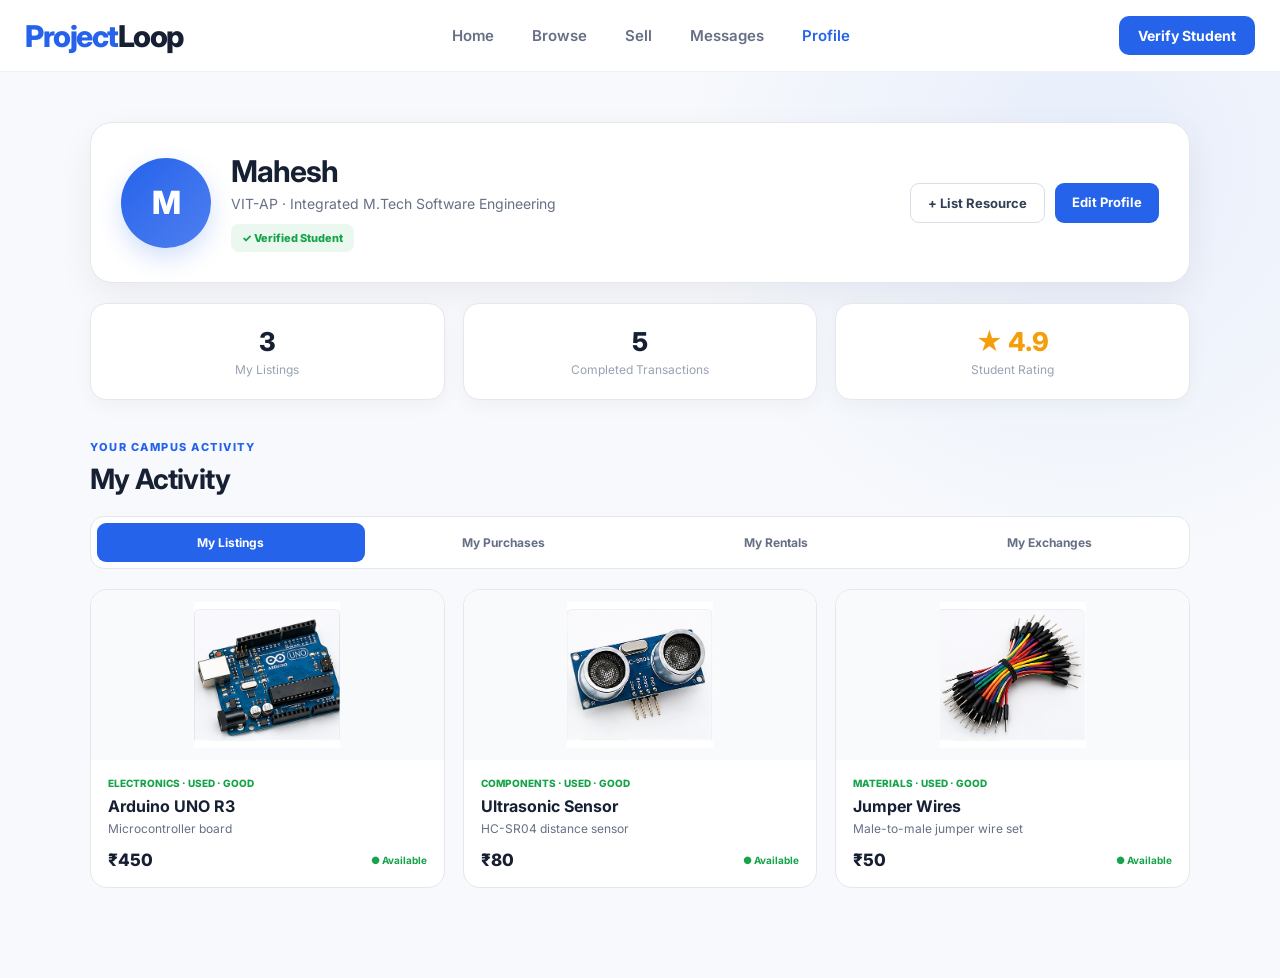
<file: profile.html>
<!DOCTYPE html>
<html lang="en">

<head>

    <meta charset="UTF-8">
    <meta name="viewport" content="width=device-width, initial-scale=1.0">

    <title>Profile | ProjectLoop</title>

    <link rel="stylesheet" href="css/style.css">

    <style>

        /* =========================
           PROFILE PAGE
        ========================= */

        .profile-page {
            min-height: calc(100vh - 72px);

            background:
                radial-gradient(
                    circle at 85% 10%,
                    rgba(37, 99, 235, 0.08),
                    transparent 30%
                ),
                #f7f9fc;

            padding: 50px 0 90px;
        }


        .profile-container {
            width: min(1100px, calc(100% - 40px));

            margin: auto;
        }


        /* =========================
           PROFILE HEADER
        ========================= */

        .profile-header {
            background: white;

            border: 1px solid #e5e7eb;

            border-radius: 22px;

            padding: 30px;

            display: flex;

            align-items: center;

            justify-content: space-between;

            gap: 30px;

            box-shadow:
                0 12px 35px rgba(15, 23, 42, 0.06);
        }


        .profile-user {
            display: flex;

            align-items: center;

            gap: 20px;
        }


        .profile-avatar {
            width: 90px;
            height: 90px;

            border-radius: 50%;

            background:
                linear-gradient(
                    135deg,
                    #2563eb,
                    #4f7ff0
                );

            color: white;

            display: flex;

            align-items: center;

            justify-content: center;

            font-size: 32px;

            font-weight: 800;

            box-shadow:
                0 10px 25px rgba(37, 99, 235, 0.20);
        }


        .profile-info h1 {
            margin: 0;

            color: #172033;

            font-size: 30px;

            letter-spacing: -1px;
        }


        .profile-college {
            margin-top: 6px;

            color: #667085;

            font-size: 14px;
        }


        .verified-badge {
            display: inline-flex;

            align-items: center;

            gap: 6px;

            margin-top: 12px;

            padding: 7px 11px;

            border-radius: 8px;

            background: #eaf8ef;

            color: #16a34a;

            font-size: 11px;

            font-weight: 800;
        }


        .profile-actions {
            display: flex;

            gap: 10px;
        }


        .profile-action {
            padding: 11px 17px;

            border-radius: 9px;

            font-size: 13px;

            font-weight: 700;
        }


        .edit-profile {
            background: #2563eb;

            color: white;
        }


        .edit-profile:hover {
            background: #1d4ed8;
        }


        .list-resource {
            border: 1px solid #d9dee8;

            background: white;

            color: #344054;
        }


        .list-resource:hover {
            border-color: #2563eb;

            color: #2563eb;
        }


        /* =========================
           STATS
        ========================= */

        .profile-stats {

            display: grid;

            grid-template-columns: repeat(3, 1fr);

            gap: 18px;

            margin-top: 20px;
        }


        .stat-card {

            background: white;

            border: 1px solid #e5e7eb;

            border-radius: 16px;

            padding: 22px;

            text-align: center;

            box-shadow:
                0 6px 20px rgba(15, 23, 42, 0.04);
        }


        .stat-number {

            display: block;

            color: #172033;

            font-size: 26px;

            font-weight: 800;
        }


        .stat-label {

            display: block;

            margin-top: 5px;

            color: #98a2b3;

            font-size: 12px;
        }


        .stat-rating {

            color: #f59e0b;
        }


        /* =========================
           ACTIVITY
        ========================= */

        .activity-section {

            margin-top: 35px;
        }


        .activity-heading {

            display: flex;

            align-items: end;

            justify-content: space-between;

            margin-bottom: 20px;
        }


        .activity-heading span {

            color: #2563eb;

            font-size: 11px;

            font-weight: 800;

            letter-spacing: 1.5px;
        }


        .activity-heading h2 {

            margin-top: 7px;

            color: #172033;

            font-size: 28px;

            letter-spacing: -0.8px;
        }


        /* =========================
           TABS
        ========================= */

        .profile-tabs {

            background: white;

            border: 1px solid #e5e7eb;

            border-radius: 14px;

            padding: 6px;

            display: flex;

            gap: 5px;

            margin-bottom: 20px;
        }


        .profile-tab {

            flex: 1;

            border: none;

            background: transparent;

            color: #667085;

            padding: 12px 15px;

            border-radius: 9px;

            font-family: inherit;

            font-size: 12px;

            font-weight: 700;

            cursor: pointer;

            transition: 0.2s;
        }


        .profile-tab:hover {

            color: #2563eb;

            background: #f5f8ff;
        }


        .profile-tab.active {

            background: #2563eb;

            color: white;
        }


        /* =========================
           LISTINGS GRID
        ========================= */

        .profile-listings {

            display: grid;

            grid-template-columns: repeat(3, 1fr);

            gap: 18px;
        }


        .profile-item {

            background: white;

            border: 1px solid #e5e7eb;

            border-radius: 17px;

            overflow: hidden;

            transition: 0.25s;
        }


        .profile-item:hover {

            transform: translateY(-4px);

            box-shadow:
                0 14px 30px rgba(15, 23, 42, 0.08);
        }


        .profile-item-image {

            height: 170px;

            background: #f8fafc;

            display: flex;

            align-items: center;

            justify-content: center;

            overflow: hidden;
        }


        .profile-item-image img {

            width: 100%;

            height: 100%;

            object-fit: contain;

            padding: 12px;

            box-sizing: border-box;

            transition: 0.3s;
        }


        .profile-item:hover .profile-item-image img {

            transform: scale(1.05);
        }


        .profile-item-content {

            padding: 17px;
        }


        .item-condition {

            color: #16a34a;

            font-size: 10px;

            font-weight: 800;

            text-transform: uppercase;
        }


        .profile-item h3 {

            margin-top: 7px;

            color: #172033;

            font-size: 16px;
        }


        .profile-item-description {

            margin-top: 5px;

            color: #667085;

            font-size: 12px;
        }


        .profile-item-footer {

            display: flex;

            justify-content: space-between;

            align-items: center;

            margin-top: 14px;
        }


        .profile-item-price {

            color: #172033;

            font-size: 17px;

            font-weight: 800;
        }


        .profile-item-status {

            color: #16a34a;

            font-size: 10px;

            font-weight: 700;
        }


        /* =========================
           EMPTY STATE
        ========================= */

        .empty-state {

            display: none;

            background: white;

            border: 1px solid #e5e7eb;

            border-radius: 18px;

            padding: 60px 20px;

            text-align: center;
        }


        .empty-icon {

            width: 55px;
            height: 55px;

            border-radius: 15px;

            background: #eff5ff;

            color: #2563eb;

            display: flex;

            align-items: center;

            justify-content: center;

            margin: auto;

            font-size: 23px;
        }


        .empty-state h3 {

            margin-top: 15px;

            color: #172033;

            font-size: 18px;
        }


        .empty-state p {

            margin-top: 7px;

            color: #98a2b3;

            font-size: 13px;
        }


        /* =========================
           RESPONSIVE
        ========================= */

        @media (max-width: 850px) {

            .profile-header {

                align-items: flex-start;

                flex-direction: column;
            }


            .profile-actions {

                width: 100%;
            }


            .profile-action {

                flex: 1;

                text-align: center;
            }


            .profile-listings {

                grid-template-columns: repeat(2, 1fr);
            }

        }


        @media (max-width: 600px) {

            .profile-page {

                padding-top: 25px;
            }


            .profile-container {

                width: calc(100% - 24px);
            }


            .profile-header {

                padding: 22px;
            }


            .profile-user {

                align-items: flex-start;

                flex-direction: column;
            }


            .profile-stats {

                grid-template-columns: 1fr;
            }


            .profile-tabs {

                overflow-x: auto;
            }


            .profile-tab {

                min-width: 110px;
            }


            .profile-listings {

                grid-template-columns: 1fr;
            }

        }

    </style>

</head>


<body>


<!-- =========================
     NAVBAR
========================= -->

<header class="navbar">

    <div class="nav-container">

        <a href="index.html" class="logo">
            <span>Project</span>Loop
        </a>


        <nav class="nav-links">

            <a href="index.html">
                Home
            </a>

            <a href="browse.html">
                Browse
            </a>

            <a href="sell.html">
                Sell
            </a>

            <a href="chat.html">
                Messages
            </a>

            <a href="profile.html" class="active">
                Profile
            </a>

        </nav>


        <a href="verification.html" class="nav-button">
            Verify Student
        </a>

    </div>

</header>



<!-- =========================
     PROFILE PAGE
========================= -->

<main class="profile-page">

    <div class="profile-container">


        <!-- PROFILE HEADER -->

        <section class="profile-header">


            <div class="profile-user">


                <div class="profile-avatar">
                    M
                </div>


                <div class="profile-info">

                    <h1>
                        Mahesh
                    </h1>

                    <p class="profile-college">
                        VIT-AP · Integrated M.Tech Software Engineering
                    </p>


                    <div class="verified-badge">
                        ✓ Verified Student
                    </div>

                </div>

            </div>


            <div class="profile-actions">

                <a
                    href="sell.html"
                    class="profile-action list-resource"
                >
                    + List Resource
                </a>


                <a
                    href="#"
                    class="profile-action edit-profile"
                >
                    Edit Profile
                </a>

            </div>


        </section>



        <!-- STATS -->

        <section class="profile-stats">


            <div class="stat-card">

                <span class="stat-number">
                    3
                </span>

                <span class="stat-label">
                    My Listings
                </span>

            </div>


            <div class="stat-card">

                <span class="stat-number">
                    5
                </span>

                <span class="stat-label">
                    Completed Transactions
                </span>

            </div>


            <div class="stat-card">

                <span class="stat-number stat-rating">
                    ★ 4.9
                </span>

                <span class="stat-label">
                    Student Rating
                </span>

            </div>


        </section>



        <!-- ACTIVITY -->

        <section class="activity-section">


            <div class="activity-heading">

                <div>

                    <span>
                        YOUR CAMPUS ACTIVITY
                    </span>

                    <h2>
                        My Activity
                    </h2>

                </div>

            </div>



            <!-- TABS -->

            <div class="profile-tabs">


                <button
                    class="profile-tab active"
                    data-tab="listings"
                >
                    My Listings
                </button>


                <button
                    class="profile-tab"
                    data-tab="purchases"
                >
                    My Purchases
                </button>


                <button
                    class="profile-tab"
                    data-tab="rentals"
                >
                    My Rentals
                </button>


                <button
                    class="profile-tab"
                    data-tab="exchanges"
                >
                    My Exchanges
                </button>


            </div>



            <!-- LISTINGS -->

            <div
                class="profile-listings"
                id="listings"
            >


                <!-- ARDUINO -->

                <div class="profile-item">

                    <div class="profile-item-image">

                        <img
                            src="images/arduino-uno.jpg"
                            alt="Arduino UNO R3"
                        >

                    </div>


                    <div class="profile-item-content">

                        <div class="item-condition">
                            Electronics · Used · Good
                        </div>


                        <h3>
                            Arduino UNO R3
                        </h3>


                        <p class="profile-item-description">
                            Microcontroller board
                        </p>


                        <div class="profile-item-footer">

                            <span class="profile-item-price">
                                ₹450
                            </span>

                            <span class="profile-item-status">
                                ● Available
                            </span>

                        </div>

                    </div>

                </div>



                <!-- ULTRASONIC -->

                <div class="profile-item">

                    <div class="profile-item-image">

                        <img
                            src="images/ultrasonic-sensor.jpg"
                            alt="Ultrasonic Sensor"
                        >

                    </div>


                    <div class="profile-item-content">

                        <div class="item-condition">
                            Components · Used · Good
                        </div>


                        <h3>
                            Ultrasonic Sensor
                        </h3>


                        <p class="profile-item-description">
                            HC-SR04 distance sensor
                        </p>


                        <div class="profile-item-footer">

                            <span class="profile-item-price">
                                ₹80
                            </span>

                            <span class="profile-item-status">
                                ● Available
                            </span>

                        </div>

                    </div>

                </div>



                <!-- JUMPER WIRES -->

                <div class="profile-item">

                    <div class="profile-item-image">

                        <img
                            src="images/jumper-wires.jpg"
                            alt="Jumper Wires"
                        >

                    </div>


                    <div class="profile-item-content">

                        <div class="item-condition">
                            Materials · Used · Good
                        </div>


                        <h3>
                            Jumper Wires
                        </h3>


                        <p class="profile-item-description">
                            Male-to-male jumper wire set
                        </p>


                        <div class="profile-item-footer">

                            <span class="profile-item-price">
                                ₹50
                            </span>

                            <span class="profile-item-status">
                                ● Available
                            </span>

                        </div>

                    </div>

                </div>


            </div>



            <!-- EMPTY STATE -->

            <div
                class="empty-state"
                id="emptyState"
            >

                <div class="empty-icon">
                    📦
                </div>

                <h3>
                    Nothing here yet
                </h3>

                <p>
                    Your activity will appear here.
                </p>

            </div>


        </section>


    </div>

</main>



<!-- =========================
     PROFILE JAVASCRIPT
========================= -->

<script>

    const tabs =
        document.querySelectorAll(".profile-tab");

    const listings =
        document.getElementById("listings");

    const emptyState =
        document.getElementById("emptyState");


    tabs.forEach(function(tab) {

        tab.addEventListener("click", function() {


            tabs.forEach(function(item) {

                item.classList.remove("active");

            });


            tab.classList.add("active");


            const selectedTab =
                tab.getAttribute("data-tab");


            if (selectedTab === "listings") {

                listings.style.display = "grid";

                emptyState.style.display = "none";

            }

            else {

                listings.style.display = "none";

                emptyState.style.display = "block";

            }

        });

    });

</script>


</body>

</html>
</file>
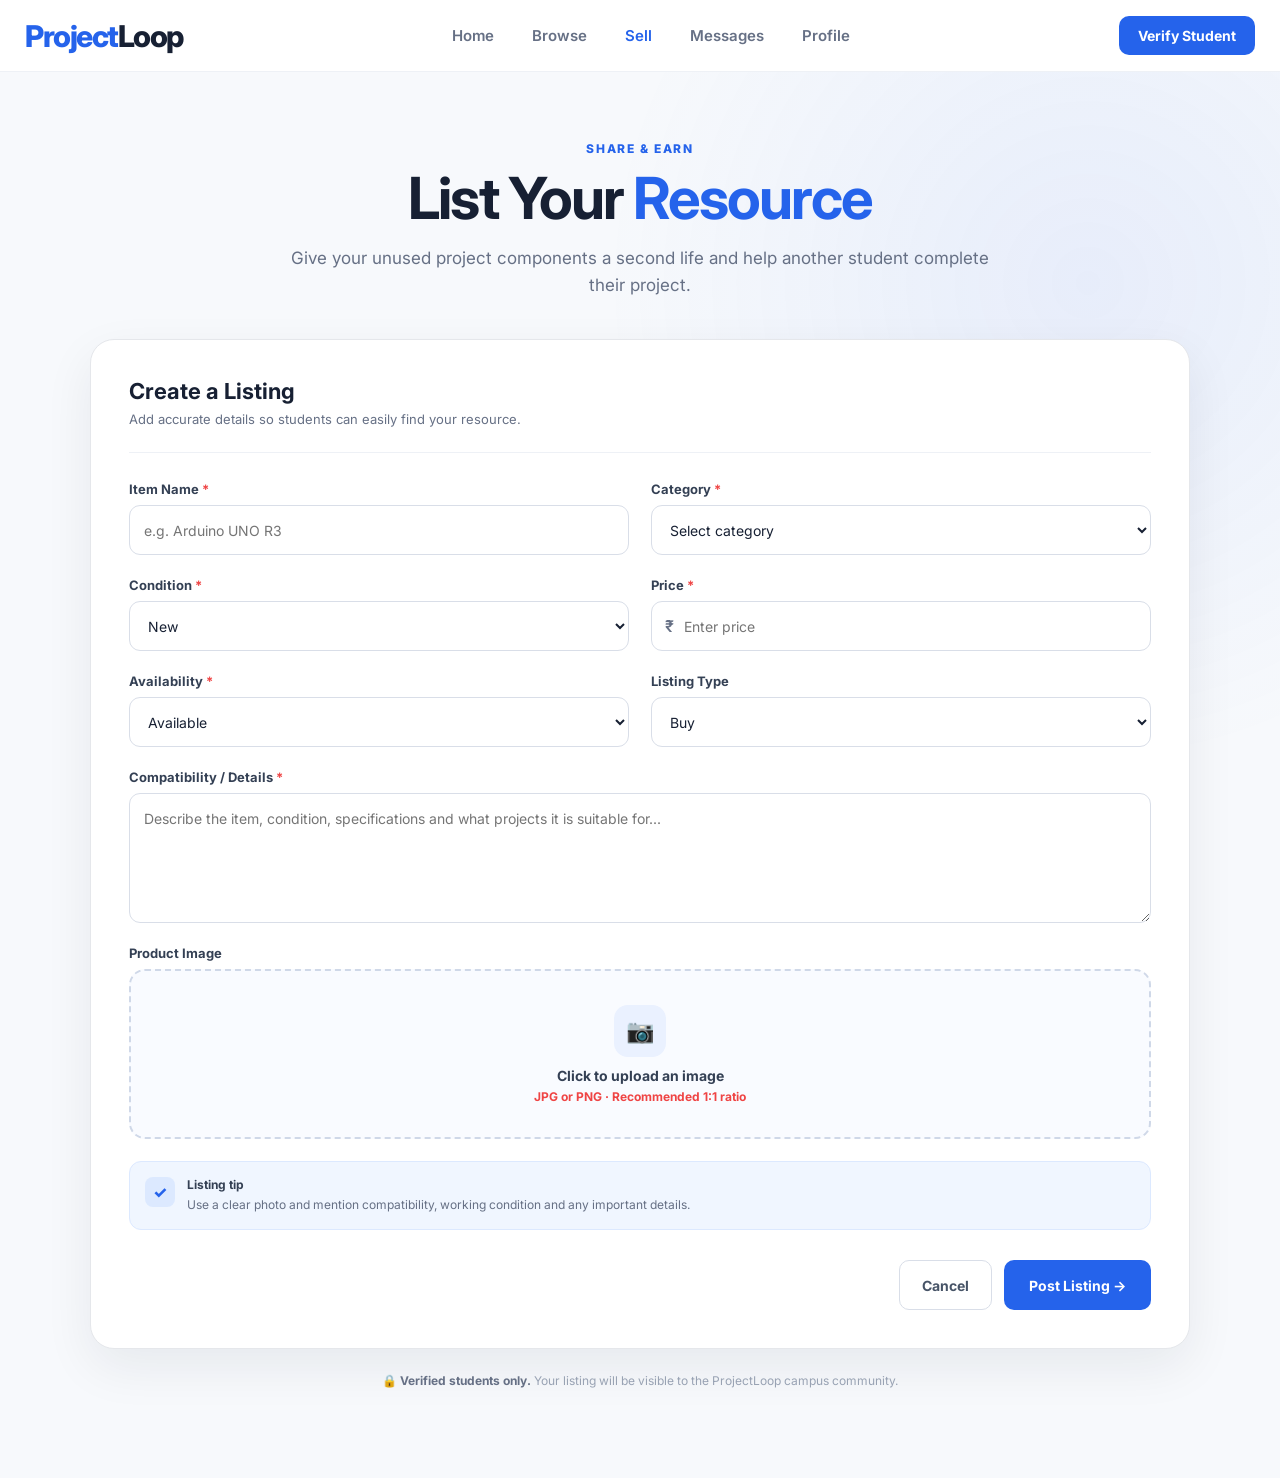
<file: sell.html>
<!DOCTYPE html>
<html lang="en">

<head>
    <meta charset="UTF-8">
    <meta name="viewport" content="width=device-width, initial-scale=1.0">

    <title>Sell Resource | ProjectLoop</title>

    <link rel="stylesheet" href="css/style.css">

    <style>

        /* =========================
           SELL PAGE
        ========================= */

        .sell-page {
            min-height: calc(100vh - 72px);
            background:
                radial-gradient(
                    circle at 85% 15%,
                    rgba(37, 99, 235, 0.08),
                    transparent 30%
                ),
                #f7f9fc;

            padding: 65px 0 90px;
        }

        .sell-page-container {
            width: min(1100px, calc(100% - 40px));
            margin: auto;
        }


        /* =========================
           PAGE INTRO
        ========================= */

        .sell-intro {
            text-align: center;
            max-width: 700px;
            margin: 0 auto 40px;
        }

        .sell-intro-label {
            display: inline-block;

            color: #2563eb;

            font-size: 12px;
            font-weight: 800;

            letter-spacing: 1.6px;

            margin-bottom: 12px;
        }

        .sell-intro h1 {
            margin: 0;

            color: #172033;

            font-size: clamp(38px, 5vw, 58px);

            line-height: 1.05;

            letter-spacing: -2px;
        }

        .sell-intro h1 span {
            color: #2563eb;
        }

        .sell-intro p {
            margin-top: 16px;

            color: #667085;

            font-size: 17px;

            line-height: 1.6;
        }


        /* =========================
           FORM CARD
        ========================= */

        .sell-form-card {
            background: white;

            border: 1px solid #e5e7eb;

            border-radius: 24px;

            padding: 38px;

            box-shadow:
                0 18px 50px rgba(15, 23, 42, 0.07);
        }


        /* =========================
           FORM HEADER
        ========================= */

        .form-header {
            padding-bottom: 25px;

            border-bottom: 1px solid #eef1f6;

            margin-bottom: 28px;
        }

        .form-header h2 {
            margin: 0;

            color: #172033;

            font-size: 22px;
        }

        .form-header p {
            margin-top: 7px;

            color: #667085;

            font-size: 13px;
        }


        /* =========================
           FORM GRID
        ========================= */

        .sell-form {
            display: grid;

            grid-template-columns: repeat(2, 1fr);

            gap: 22px;
        }

        .form-group {
            display: flex;

            flex-direction: column;

            gap: 8px;
        }

        .form-group.full-width {
            grid-column: 1 / -1;
        }

        .form-group label {
            color: #344054;

            font-size: 13px;

            font-weight: 700;
        }

        .form-group label span {
            color: #ef4444;
        }


        /* =========================
           INPUTS
        ========================= */

        .form-group input,
        .form-group select,
        .form-group textarea {
            width: 100%;

            box-sizing: border-box;

            border: 1px solid #d9dee8;

            border-radius: 11px;

            background: white;

            color: #172033;

            font-family: inherit;

            font-size: 14px;

            outline: none;

            transition: 0.2s;
        }

        .form-group input,
        .form-group select {
            height: 50px;

            padding: 0 14px;
        }

        .form-group textarea {
            min-height: 130px;

            padding: 14px;

            resize: vertical;

            line-height: 1.5;
        }

        .form-group input:focus,
        .form-group select:focus,
        .form-group textarea:focus {
            border-color: #2563eb;

            box-shadow:
                0 0 0 3px rgba(37, 99, 235, 0.10);
        }


        /* =========================
           PRICE
        ========================= */

        .price-input {
            position: relative;
        }

        .price-symbol {
            position: absolute;

            left: 14px;

            top: 50%;

            transform: translateY(-50%);

            color: #667085;

            font-weight: 600;
        }

        .price-input input {
            padding-left: 32px;
        }


        /* =========================
           IMAGE UPLOAD
        ========================= */

        .image-upload {
            grid-column: 1 / -1;
        }

        .upload-box {
            border: 2px dashed #cfd8e8;

            border-radius: 16px;

            min-height: 170px;

            background: #f9fbff;

            display: flex;

            flex-direction: column;

            align-items: center;

            justify-content: center;

            text-align: center;

            cursor: pointer;

            transition: 0.2s;
        }

        .upload-box:hover {
            border-color: #2563eb;

            background: #f3f7ff;
        }

        .upload-icon {
            width: 52px;
            height: 52px;

            border-radius: 14px;

            background: #eaf1ff;

            color: #2563eb;

            display: flex;

            align-items: center;

            justify-content: center;

            font-size: 23px;

            margin-bottom: 10px;
        }

        .upload-box strong {
            color: #344054;

            font-size: 14px;
        }

        .upload-box span {
            margin-top: 5px;

            color: #98a2b3;

            font-size: 12px;
        }

        .upload-box input {
            display: none;
        }


        /* =========================
           TIPS
        ========================= */

        .sell-tip {
            grid-column: 1 / -1;

            display: flex;

            gap: 12px;

            padding: 15px;

            border-radius: 12px;

            background: #f0f6ff;

            border: 1px solid #dce9ff;
        }

        .tip-icon {
            width: 30px;
            height: 30px;

            flex-shrink: 0;

            border-radius: 8px;

            background: #dce9ff;

            color: #2563eb;

            display: flex;

            align-items: center;

            justify-content: center;

            font-weight: 800;
        }

        .sell-tip strong {
            display: block;

            color: #344054;

            font-size: 12px;
        }

        .sell-tip p {
            margin-top: 4px;

            color: #667085;

            font-size: 12px;

            line-height: 1.5;
        }


        /* =========================
           BUTTON
        ========================= */

        .form-actions {
            grid-column: 1 / -1;

            display: flex;

            justify-content: flex-end;

            gap: 12px;

            padding-top: 8px;
        }

        .cancel-button {
            height: 50px;

            padding: 0 22px;

            display: flex;

            align-items: center;

            justify-content: center;

            border: 1px solid #d9dee8;

            border-radius: 10px;

            background: white;

            color: #475467;

            font-size: 14px;

            font-weight: 700;
        }

        .post-button {
            height: 50px;

            padding: 0 25px;

            border: none;

            border-radius: 10px;

            background: #2563eb;

            color: white;

            font-family: inherit;

            font-size: 14px;

            font-weight: 700;

            cursor: pointer;

            transition: 0.2s;
        }

        .post-button:hover {
            background: #1d4ed8;

            transform: translateY(-1px);
        }


        /* =========================
           TRUST MESSAGE
        ========================= */

        .sell-trust {
            text-align: center;

            margin-top: 24px;

            color: #98a2b3;

            font-size: 12px;
        }

        .sell-trust strong {
            color: #667085;
        }


        /* =========================
           RESPONSIVE
        ========================= */

        @media (max-width: 750px) {

            .sell-page {
                padding-top: 40px;
            }

            .sell-form-card {
                padding: 25px;
            }

            .sell-form {
                grid-template-columns: 1fr;
            }

            .form-group.full-width,
            .image-upload,
            .sell-tip,
            .form-actions {
                grid-column: auto;
            }

            .form-actions {
                flex-direction: column-reverse;
            }

            .cancel-button,
            .post-button {
                width: 100%;
            }
        }

        @media (max-width: 450px) {

            .sell-page-container {
                width: calc(100% - 24px);
            }

            .sell-form-card {
                padding: 20px;
            }

            .sell-intro h1 {
                font-size: 38px;
            }
        }

    </style>

</head>


<body>


<!-- =========================
     NAVBAR
========================= -->

<header class="navbar">

    <div class="nav-container">

        <a href="index.html" class="logo">
            <span>Project</span>Loop
        </a>


        <nav class="nav-links">

            <a href="index.html">
                Home
            </a>

            <a href="browse.html">
                Browse
            </a>

            <a href="sell.html" class="active">
                Sell
            </a>

            <a href="chat.html">
                Messages
            </a>

            <a href="profile.html">
                Profile
            </a>

        </nav>


        <a href="verification.html" class="nav-button">
            Verify Student
        </a>

    </div>

</header>



<!-- =========================
     SELL PAGE
========================= -->

<main class="sell-page">

    <div class="sell-page-container">


        <!-- INTRO -->

        <section class="sell-intro">

            <div class="sell-intro-label">
                SHARE & EARN
            </div>

            <h1>
                List Your <span>Resource</span>
            </h1>

            <p>
                Give your unused project components a second life
                and help another student complete their project.
            </p>

        </section>



        <!-- FORM -->

        <section class="sell-form-card">


            <div class="form-header">

                <h2>
                    Create a Listing
                </h2>

                <p>
                    Add accurate details so students can easily find your resource.
                </p>

            </div>



            <form class="sell-form" id="sellForm">


                <!-- ITEM NAME -->

                <div class="form-group">

                    <label>
                        Item Name <span>*</span>
                    </label>

                    <input
                        type="text"
                        id="itemName"
                        placeholder="e.g. Arduino UNO R3"
                        required
                    >

                </div>



                <!-- CATEGORY -->

                <div class="form-group">

                    <label>
                        Category <span>*</span>
                    </label>

                    <select id="itemCategory" required>

                        <option value="">
                            Select category
                        </option>

                        <option>
                            Components
                        </option>

                        <option>
                            Tools
                        </option>

                        <option>
                            Materials
                        </option>

                        <option>
                            Electronics
                        </option>

                    </select>

                </div>



                <!-- CONDITION -->

                <div class="form-group">

                    <label>
                        Condition <span>*</span>
                    </label>

                    <select required>

                        <option>
                            New
                        </option>

                        <option>
                            Like New
                        </option>

                        <option>
                            Good
                        </option>

                        <option>
                            Used
                        </option>

                    </select>

                </div>



                <!-- PRICE -->

                <div class="form-group">

                    <label>
                        Price <span>*</span>
                    </label>

                    <div class="price-input">

                        <span class="price-symbol">
                            ₹
                        </span>

                        <input
                            type="number"
                            placeholder="Enter price"
                            required
                        >

                    </div>

                </div>



                <!-- AVAILABILITY -->

                <div class="form-group">

                    <label>
                        Availability <span>*</span>
                    </label>

                    <select required>

                        <option>
                            Available
                        </option>

                        <option>
                            Currently Rented
                        </option>

                        <option>
                            Sold
                        </option>

                    </select>

                </div>



                <!-- TYPE -->

                <div class="form-group">

                    <label>
                        Listing Type
                    </label>

                    <select>

                        <option>
                            Buy
                        </option>

                        <option>
                            Rent
                        </option>

                        <option>
                            Exchange
                        </option>

                        <option>
                            Buy / Rent
                        </option>

                    </select>

                </div>



                <!-- DESCRIPTION -->

                <div class="form-group full-width">

                    <label>
                        Compatibility / Details <span>*</span>
                    </label>

                    <textarea
                        id="itemDetails"
                        placeholder="Describe the item, condition, specifications and what projects it is suitable for..."
                        required
                    ></textarea>

                </div>



                <!-- IMAGE UPLOAD -->

                <div class="form-group image-upload">

                    <label>
                        Product Image
                    </label>


                    <label class="upload-box">

                        <div class="upload-icon">
                            📷
                        </div>

                        <strong>
                            Click to upload an image
                        </strong>

                        <span>
                            JPG or PNG · Recommended 1:1 ratio
                        </span>

                        <input
                            type="file"
                            accept="image/png, image/jpeg"
                            id="itemImage"
                        >

                    </label>

                </div>



                <!-- TIP -->

                <div class="sell-tip">

                    <div class="tip-icon">
                        ✓
                    </div>

                    <div>

                        <strong>
                            Listing tip
                        </strong>

                        <p>
                            Use a clear photo and mention compatibility,
                            working condition and any important details.
                        </p>

                    </div>

                </div>



                <!-- BUTTONS -->

                <div class="form-actions">

                    <a
                        href="browse.html"
                        class="cancel-button"
                    >
                        Cancel
                    </a>


                    <button
                        type="submit"
                        class="post-button"
                    >
                        Post Listing →
                    </button>

                </div>


            </form>

        </section>



        <div class="sell-trust">
            🔒 <strong>Verified students only.</strong>
            Your listing will be visible to the ProjectLoop campus community.
        </div>


    </div>

</main>



<script src="js/script.js"></script>

</body>

</html>
</file>
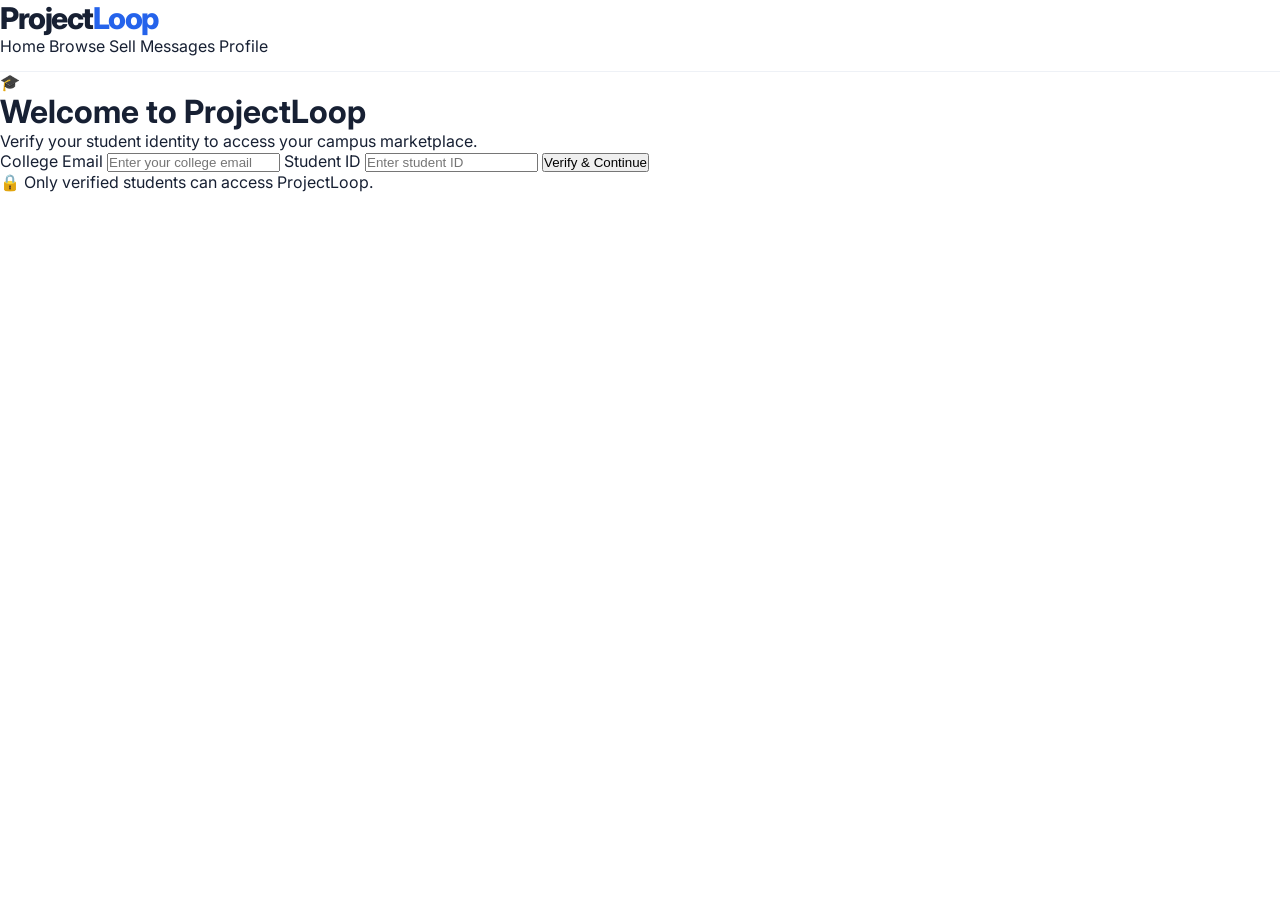
<file: verification.html>
<!DOCTYPE html>
<html lang="en">
<head>
    <meta charset="UTF-8">
    <meta name="viewport" content="width=device-width, initial-scale=1.0">
    <title>Verify Student | ProjectLoop</title>
    <link rel="stylesheet" href="css/style.css">
</head>

<body>

<header class="navbar">
    <a href="index.html" class="logo">Project<span>Loop</span></a>

    <nav>
        <a href="index.html">Home</a>
        <a href="browse.html">Browse</a>
        <a href="sell.html">Sell</a>
        <a href="chat.html">Messages</a>
        <a href="profile.html">Profile</a>
    </nav>
</header>


<main class="verification-page">

    <div class="verification-card">

        <div class="verification-icon">🎓</div>

        <h1>Welcome to ProjectLoop</h1>

        <p>
            Verify your student identity to access your campus marketplace.
        </p>

        <form id="verificationForm">

            <label>College Email</label>

            <input
                type="email"
                placeholder="Enter your college email"
                required
            >


            <label>Student ID</label>

            <input
                type="text"
                placeholder="Enter student ID"
                required
            >


            <button type="submit" class="primary-btn">
                Verify & Continue
            </button>

        </form>


        <div class="secure-note">
            🔒 Only verified students can access ProjectLoop.
        </div>

    </div>

</main>


<script src="js/script.js"></script>

</body>
</html>
</file>
<file: css/style.css>
/* =========================================
   PROJECTLOOP
   GLOBAL STYLE
========================================= */

@import url('https://fonts.googleapis.com/css2?family=Inter:wght@400;500;600;700;800;900&display=swap');


* {
    margin: 0;
    padding: 0;
    box-sizing: border-box;
}


html {
    scroll-behavior: smooth;
}


body {
    font-family: "Inter", sans-serif;
    color: #172033;
    background: #ffffff;
}


a {
    text-decoration: none;
    color: inherit;
}


img {
    display: block;
    max-width: 100%;
}


/* =========================================
   NAVBAR
========================================= */

.navbar {
    height: 72px;
    background: rgba(255,255,255,0.96);

    border-bottom: 1px solid #eef1f6;

    position: sticky;
    top: 0;
    z-index: 1000;

    backdrop-filter: blur(15px);
}


.nav-container {
    width: min(1280px, calc(100% - 50px));

    height: 100%;

    margin: auto;

    display: flex;
    align-items: center;

    justify-content: space-between;
}


.logo {
    font-size: 30px;
    font-weight: 800;
    letter-spacing: -1.5px;
    color: #172033;
}


.logo span {
    color: #2563eb;
}


.nav-links {
    display: flex;
    align-items: center;
    gap: 38px;
}


.nav-links a {
    color: #667085;

    font-size: 15px;
    font-weight: 600;

    transition: 0.2s;
}


.nav-links a:hover,
.nav-links a.active {
    color: #2563eb;
}


.nav-button {
    background: #2563eb;

    color: white;

    padding: 11px 19px;

    border-radius: 10px;

    font-size: 14px;
    font-weight: 700;

    transition: 0.2s;
}


.nav-button:hover {
    background: #1d4ed8;
    transform: translateY(-1px);
}


/* =========================================
   HERO
========================================= */

.hero {
    min-height: 660px;

    background:
        radial-gradient(
            circle at 80% 45%,
            rgba(37,99,235,0.09),
            transparent 32%
        ),
        linear-gradient(
            135deg,
            #ffffff 0%,
            #f7faff 100%
        );

    overflow: hidden;
}


.hero-container {
    width: min(1280px, calc(100% - 50px));

    min-height: 660px;

    margin: auto;

    display: grid;

    grid-template-columns: 1.05fr 0.95fr;

    align-items: center;

    gap: 40px;
}


/* =========================================
   HERO CONTENT
========================================= */

.hero-content {
    padding: 65px 0;
}


.hero-badge {
    display: inline-block;

    padding: 13px 19px;

    border-radius: 30px;

    border: 1px solid #d5e2ff;

    background: #eff5ff;

    color: #2563eb;

    font-size: 13px;

    font-weight: 800;

    letter-spacing: 1.4px;

    margin-bottom: 32px;
}


.hero h1 {
    font-size: clamp(60px, 6vw, 94px);

    line-height: 0.99;

    letter-spacing: -5px;

    font-weight: 900;

    color: #172033;
}


.hero h1 span {
    color: #2864df;
}


.hero h2 {
    max-width: 680px;

    margin-top: 35px;

    color: #111827;

    font-size: 21px;

    line-height: 1.5;

    font-weight: 700;
}


.hero-content > p {
    max-width: 680px;

    margin-top: 17px;

    color: #5b6b86;

    font-size: 17px;

    line-height: 1.7;
}


/* =========================================
   HERO SEARCH
========================================= */

.hero-search {
    width: min(650px, 100%);

    height: 62px;

    background: white;

    border: 1px solid #e1e6ef;

    border-radius: 14px;

    margin-top: 30px;

    padding: 7px 7px 7px 18px;

    display: flex;

    align-items: center;

    gap: 10px;

    box-shadow:
        0 12px 30px rgba(15,23,42,0.07);
}


.search-icon {
    font-size: 18px;
}


.hero-search input {
    flex: 1;

    border: none;

    outline: none;

    font-size: 15px;

    color: #172033;

    min-width: 0;
}


.hero-search input::placeholder {
    color: #98a2b3;
}


.hero-search a {
    background: #2563eb;

    color: white;

    height: 48px;

    padding: 0 22px;

    display: flex;

    align-items: center;

    justify-content: center;

    border-radius: 10px;

    font-size: 14px;

    font-weight: 700;
}


.hero-search a:hover {
    background: #1d4ed8;
}


/* =========================================
   QUICK SEARCH
========================================= */

.quick-search {
    display: flex;

    align-items: center;

    flex-wrap: wrap;

    gap: 10px;

    margin-top: 15px;

    font-size: 13px;
}


.quick-search > span {
    color: #98a2b3;

    font-weight: 600;
}


.quick-search a {
    color: #475467;

    padding: 6px 10px;

    border-radius: 7px;

    background: #f2f5fa;

    transition: 0.2s;
}


.quick-search a:hover {
    background: #e8efff;

    color: #2563eb;
}


/* =========================================
   HERO VISUAL
========================================= */

.hero-visual {
    height: 570px;

    position: relative;

    display: flex;

    align-items: center;

    justify-content: center;
}


.circle {
    position: absolute;

    border-radius: 50%;

    pointer-events: none;
}


.circle-one {
    width: 520px;
    height: 520px;

    background: rgba(230,237,255,0.35);

    border: 1px solid rgba(37,99,235,0.04);
}


.circle-two {
    width: 410px;
    height: 410px;

    background: rgba(235,241,255,0.45);

    border: 1px solid rgba(37,99,235,0.05);
}


.circle-three {
    width: 300px;
    height: 300px;

    background: rgba(243,246,255,0.75);

    border: 1px solid rgba(37,99,235,0.05);
}


/* =========================================
   PROJECTLOOP CENTER CARD
========================================= */

.projectloop-card {
    width: 225px;
    height: 225px;

    background: white;

    border-radius: 28px;

    position: relative;

    z-index: 5;

    display: flex;

    flex-direction: column;

    align-items: center;

    justify-content: center;

    box-shadow:
        0 25px 60px rgba(37,99,235,0.10);

    transform: rotate(-2deg);
}


.projectloop-icon {
    width: 76px;
    height: 76px;

    border-radius: 20px;

    background: #2864df;

    color: white;

    display: flex;

    justify-content: center;

    align-items: center;

    font-size: 40px;

    font-weight: 800;

    margin-bottom: 15px;
}


.projectloop-small {
    font-size: 10px;

    letter-spacing: 5px;

    color: #98a2b3;

    margin-left: 5px;
}


.projectloop-name {
    font-size: 27px;

    color: #2563eb;

    font-weight: 800;

    letter-spacing: 3px;
}


/* =========================================
   FLOATING PRODUCT CARDS
========================================= */

.floating-card {
    position: absolute;

    z-index: 10;

    background: white;

    border-radius: 16px;

    padding: 12px 17px;

    display: flex;

    align-items: center;

    gap: 12px;

    box-shadow:
        0 14px 35px rgba(15,23,42,0.10);

    border: 1px solid rgba(226,232,240,0.8);

    min-width: 270px;
}


.floating-image {
    width: 48px;
    height: 48px;

    border-radius: 12px;

    overflow: hidden;

    background: #edf3ff;

    display: flex;

    align-items: center;

    justify-content: center;

    flex-shrink: 0;
}


.floating-image img {
    width: 100%;
    height: 100%;

    object-fit: contain;

    padding: 4px;

    background: white;
}


.floating-info {
    display: flex;

    flex-direction: column;

    gap: 4px;

    flex: 1;
}


.floating-info strong {
    color: #172033;

    font-size: 13px;
}


.floating-info small {
    color: #667085;

    font-size: 11px;
}


.floating-check {
    width: 25px;
    height: 25px;

    border-radius: 50%;

    background: #e7f8ed;

    color: #16a34a;

    display: flex;

    align-items: center;

    justify-content: center;

    font-size: 13px;

    font-weight: 800;
}


.floating-arduino {
    top: 110px;

    left: 35px;

    transform: rotate(-3deg);
}


.floating-ultrasonic {
    top: 200px;

    right: 5px;

    transform: rotate(3deg);
}


.floating-multimeter {
    bottom: 85px;

    left: 90px;

    transform: rotate(-2deg);
}


.multimeter-placeholder {
    background: #fff4e5;

    color: #d97706;

    font-size: 22px;
}


/* =========================================
   TRUST SECTION
========================================= */

.trust-section {
    background: white;

    border-top: 1px solid #eef1f6;

    border-bottom: 1px solid #eef1f6;
}


.trust-container {
    width: min(1180px, calc(100% - 40px));

    margin: auto;

    min-height: 105px;

    display: grid;

    grid-template-columns: repeat(4, 1fr);

    align-items: center;

    gap: 25px;
}


.trust-item {
    display: flex;

    align-items: center;

    gap: 13px;
}


.trust-icon {
    width: 42px;
    height: 42px;

    border-radius: 12px;

    background: #eff5ff;

    color: #2563eb;

    display: flex;

    align-items: center;

    justify-content: center;

    font-size: 18px;
}


.trust-item strong {
    display: block;

    font-size: 13px;

    color: #172033;
}


.trust-item span {
    display: block;

    margin-top: 4px;

    font-size: 11px;

    color: #98a2b3;
}


/* =========================================
   GENERAL SECTIONS
========================================= */

.categories-section,
.resources-section,
.how-section {
    padding: 95px 0;
}


.section-container {
    width: min(1180px, calc(100% - 40px));

    margin: auto;
}


.section-heading {
    display: flex;

    justify-content: space-between;

    align-items: end;

    margin-bottom: 32px;
}


.section-heading span,
.center-heading > span {
    color: #2563eb;

    font-size: 11px;

    font-weight: 800;

    letter-spacing: 1.5px;
}


.section-heading h2,
.center-heading h2 {
    margin-top: 8px;

    color: #172033;

    font-size: 32px;

    letter-spacing: -1px;
}


.section-heading > a {
    color: #2563eb;

    font-size: 14px;

    font-weight: 700;
}


/* =========================================
   CATEGORIES
========================================= */

.category-grid {
    display: grid;

    grid-template-columns: repeat(4, 1fr);

    gap: 18px;
}


.category-card {
    min-height: 190px;

    padding: 25px;

    border-radius: 20px;

    display: flex;

    flex-direction: column;

    justify-content: space-between;

    transition: 0.25s;

    border: 1px solid transparent;
}


.category-card:hover {
    transform: translateY(-5px);

    box-shadow: 0 15px 35px rgba(15,23,42,0.08);
}


.category-blue {
    background: #eef4ff;
    border-color: #dce8ff;
}


.category-purple {
    background: #f4efff;
    border-color: #e9ddff;
}


.category-orange {
    background: #fff5e9;
    border-color: #ffe7c7;
}


.category-green {
    background: #edfaf3;
    border-color: #d7f3e3;
}


.category-icon {
    font-size: 28px;

    width: 52px;
    height: 52px;

    border-radius: 14px;

    background: rgba(255,255,255,0.8);

    display: flex;

    align-items: center;

    justify-content: center;
}


.category-card h3 {
    margin-top: 20px;

    font-size: 18px;

    color: #172033;
}


.category-card p {
    margin-top: 6px;

    font-size: 13px;

    line-height: 1.5;

    color: #667085;
}


.category-card span {
    display: block;

    margin-top: 17px;

    color: #2563eb;

    font-size: 12px;

    font-weight: 700;
}


/* =========================================
   RESOURCES
========================================= */

.resources-section {
    background: #f8faff;
}


.resource-grid {
    display: grid;

    grid-template-columns: repeat(4, 1fr);

    gap: 20px;
}


.resource-card {
    background: white;

    border: 1px solid #e5e7eb;

    border-radius: 18px;

    overflow: hidden;

    transition: 0.25s;
}


.resource-card:hover {
    transform: translateY(-5px);

    box-shadow: 0 15px 35px rgba(15,23,42,0.08);
}


.resource-image {
    height: 190px;

    background: #f7f9fc;

    overflow: hidden;

    display: flex;

    justify-content: center;

    align-items: center;
}


.resource-image img {
    width: 100%;
    height: 100%;

    object-fit: contain;

    padding: 15px;

    transition: 0.3s;
}


.resource-card:hover .resource-image img {
    transform: scale(1.05);
}


.resource-content {
    padding: 18px;
}


.resource-condition {
    color: #16a34a;

    font-size: 11px;

    font-weight: 700;
}


.resource-content h3 {
    margin-top: 8px;

    color: #172033;

    font-size: 17px;
}


.resource-content p {
    margin-top: 6px;

    color: #667085;

    font-size: 12px;
}


.resource-footer {
    margin-top: 16px;

    display: flex;

    justify-content: space-between;

    align-items: center;
}


.resource-footer strong {
    font-size: 18px;

    color: #172033;
}


.resource-footer span {
    color: #16a34a;

    font-size: 11px;

    font-weight: 700;
}


/* =========================================
   HOW IT WORKS
========================================= */

.center-heading {
    text-align: center;

    max-width: 650px;

    margin: 0 auto 45px;
}


.center-heading p {
    margin-top: 12px;

    color: #667085;

    font-size: 15px;
}


.steps-grid {
    display: grid;

    grid-template-columns: repeat(3, 1fr);

    gap: 22px;
}


.step-card {
    padding: 32px;

    border: 1px solid #e5e7eb;

    border-radius: 20px;

    background: white;
}


.step-number {
    color: #2563eb;

    font-size: 13px;

    font-weight: 800;

    letter-spacing: 1px;
}


.step-card h3 {
    margin-top: 25px;

    font-size: 20px;

    color: #172033;
}


.step-card p {
    margin-top: 10px;

    color: #667085;

    line-height: 1.6;

    font-size: 14px;
}


/* =========================================
   SELL CTA
========================================= */

.sell-section {
    padding: 0 0 95px;
}


.sell-container {
    width: min(1180px, calc(100% - 40px));

    margin: auto;

    padding: 55px;

    border-radius: 25px;

    background:
        linear-gradient(
            120deg,
            #eef4ff,
            #f8faff
        );

    border: 1px solid #dce7ff;

    display: flex;

    justify-content: space-between;

    align-items: center;

    gap: 30px;
}


.sell-container > div > span {
    color: #2563eb;

    font-size: 11px;

    font-weight: 800;

    letter-spacing: 1.5px;
}


.sell-container h2 {
    margin-top: 12px;

    color: #172033;

    font-size: 32px;

    line-height: 1.2;
}


.sell-container p {
    margin-top: 12px;

    color: #667085;

    max-width: 620px;

    font-size: 14px;

    line-height: 1.6;
}


.sell-button {
    background: #2563eb;

    color: white;

    padding: 15px 22px;

    border-radius: 11px;

    font-size: 14px;

    font-weight: 700;

    white-space: nowrap;
}


.sell-button:hover {
    background: #1d4ed8;
}


/* =========================================
   FOOTER
========================================= */

.footer {
    background: #111827;

    color: white;

    padding: 55px 0 25px;
}


.footer-container {
    width: min(1180px, calc(100% - 40px));

    margin: auto;

    display: flex;

    justify-content: space-between;

    gap: 50px;
}


.footer .logo {
    color: white;

    font-size: 25px;
}


.footer-brand p {
    max-width: 380px;

    margin-top: 15px;

    color: #98a2b3;

    font-size: 13px;

    line-height: 1.7;
}


.footer-links {
    display: flex;

    gap: 28px;

    align-items: center;

    flex-wrap: wrap;
}


.footer-links a {
    color: #cbd5e1;

    font-size: 13px;

    transition: 0.2s;
}


.footer-links a:hover {
    color: white;
}


.footer-bottom {
    width: min(1180px, calc(100% - 40px));

    margin: 40px auto 0;

    padding-top: 22px;

    border-top: 1px solid #263244;

    color: #667085;

    font-size: 11px;
}


/* =========================================
   RESPONSIVE
========================================= */

@media (max-width: 1100px) {

    .hero-container {
        grid-template-columns: 1fr;

        text-align: center;

        padding-top: 45px;
    }


    .hero-content {
        padding-bottom: 20px;
    }


    .hero-content > p,
    .hero h2 {
        margin-left: auto;
        margin-right: auto;
    }


    .hero-search {
        margin-left: auto;
        margin-right: auto;
    }


    .quick-search {
        justify-content: center;
    }


    .hero-visual {
        height: 500px;
    }


    .category-grid,
    .resource-grid {
        grid-template-columns: repeat(2, 1fr);
    }


    .trust-container {
        grid-template-columns: repeat(2, 1fr);

        padding: 25px 0;
    }

}


@media (max-width: 700px) {

    .nav-container {
        width: calc(100% - 24px);
    }


    .nav-links {
        display: none;
    }


    .nav-button {
        padding: 9px 12px;

        font-size: 12px;
    }


    .logo {
        font-size: 25px;
    }


    .hero {
        min-height: auto;
    }


    .hero-container {
        width: calc(100% - 24px);

        min-height: auto;
    }


    .hero h1 {
        font-size: 56px;

        letter-spacing: -3px;
    }


    .hero h2 {
        font-size: 18px;
    }


    .hero-content > p {
        font-size: 15px;
    }


    .hero-search {
        height: auto;

        padding: 10px;

        flex-wrap: wrap;
    }


    .hero-search input {
        height: 42px;

        width: calc(100% - 45px);
    }


    .hero-search a {
        width: 100%;
    }


    .hero-visual {
        height: 470px;

        transform: scale(0.85);
    }


    .floating-arduino {
        left: 0;
    }


    .floating-ultrasonic {
        right: 0;
    }


    .floating-multimeter {
        left: 35px;
    }


    .trust-container {
        grid-template-columns: 1fr;
    }


    .category-grid,
    .resource-grid,
    .steps-grid {
        grid-template-columns: 1fr;
    }


    .section-heading {
        display: block;
    }


    .section-heading > a {
        display: inline-block;

        margin-top: 12px;
    }


    .sell-container {
        padding: 35px 25px;

        display: block;
    }


    .sell-button {
        display: inline-block;

        margin-top: 25px;
    }


    .footer-container {
        display: block;
    }


    .footer-links {
        margin-top: 30px;
    }

}


@media (max-width: 420px) {

    .hero h1 {
        font-size: 48px;
    }


    .hero-visual {
        transform: scale(0.72);

        margin-top: -30px;

        margin-bottom: -50px;
    }


    .floating-card {
        min-width: 240px;
    }

}
</file>
